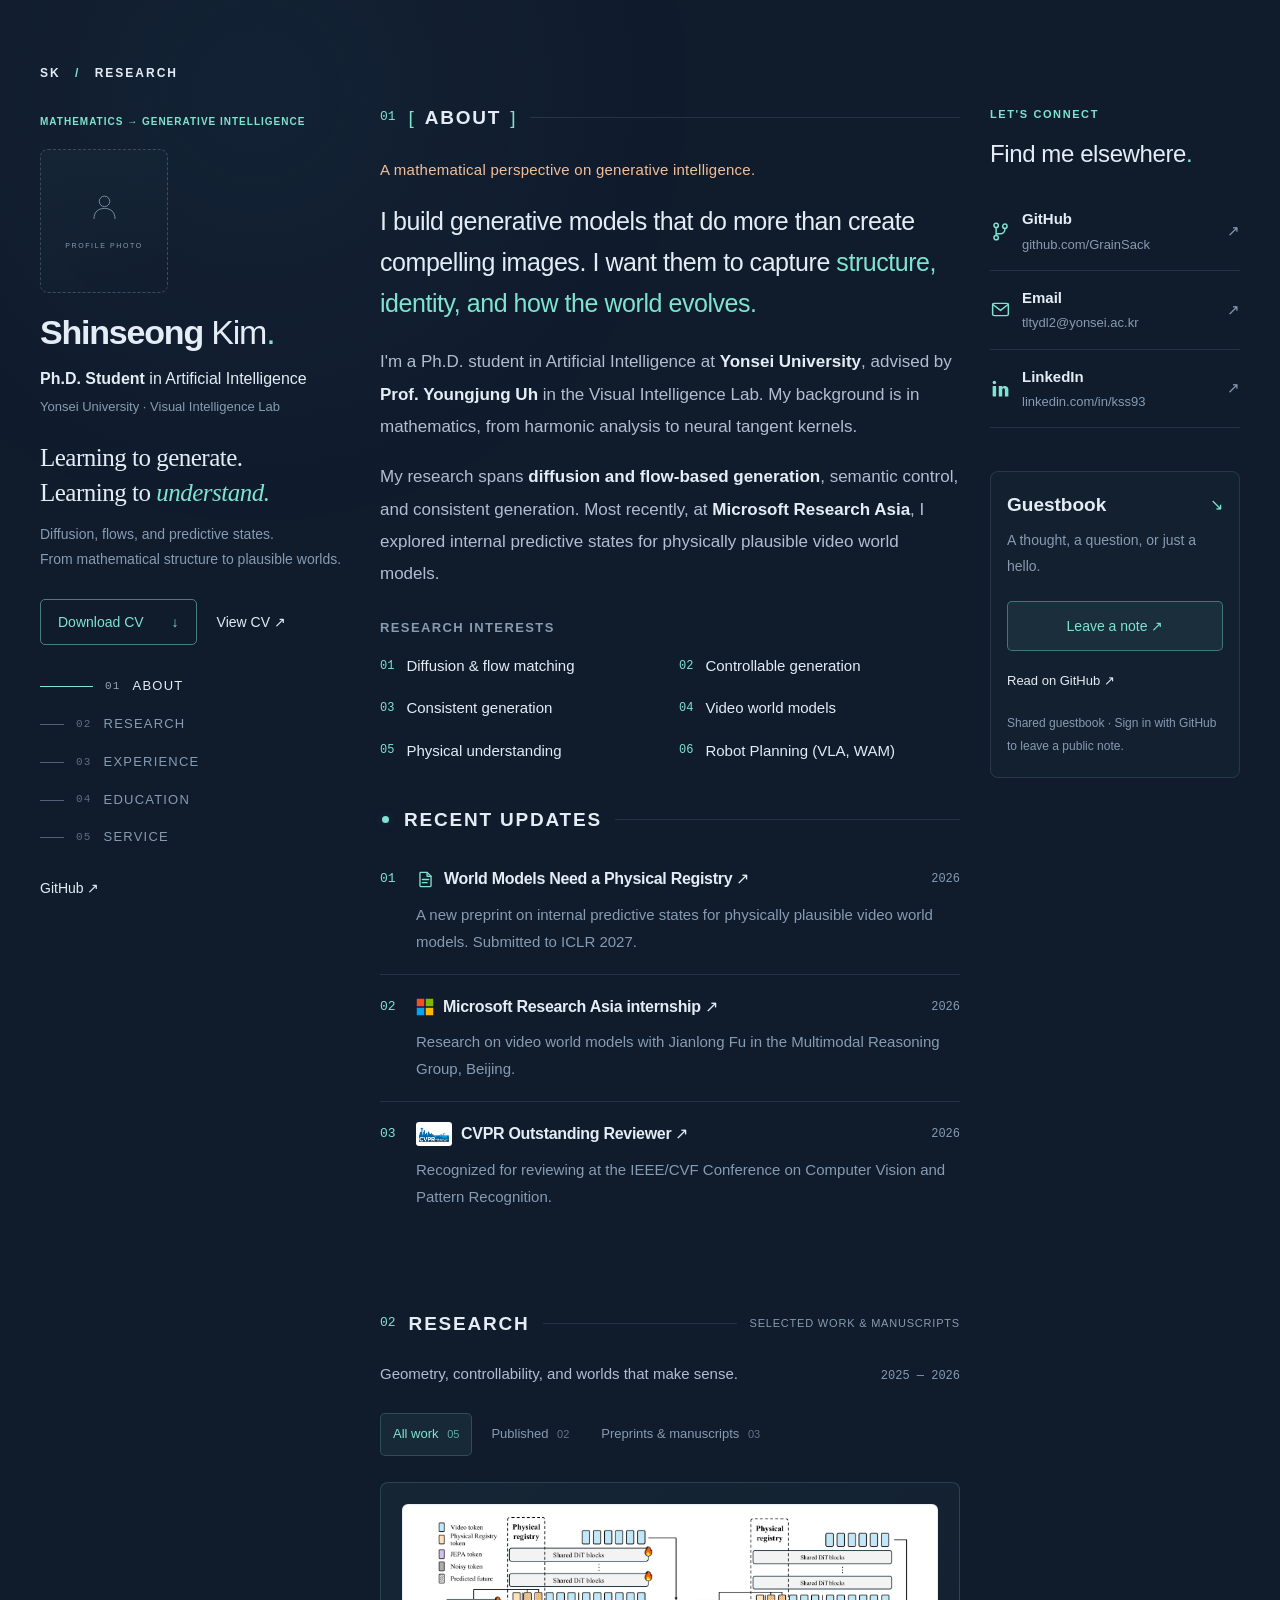
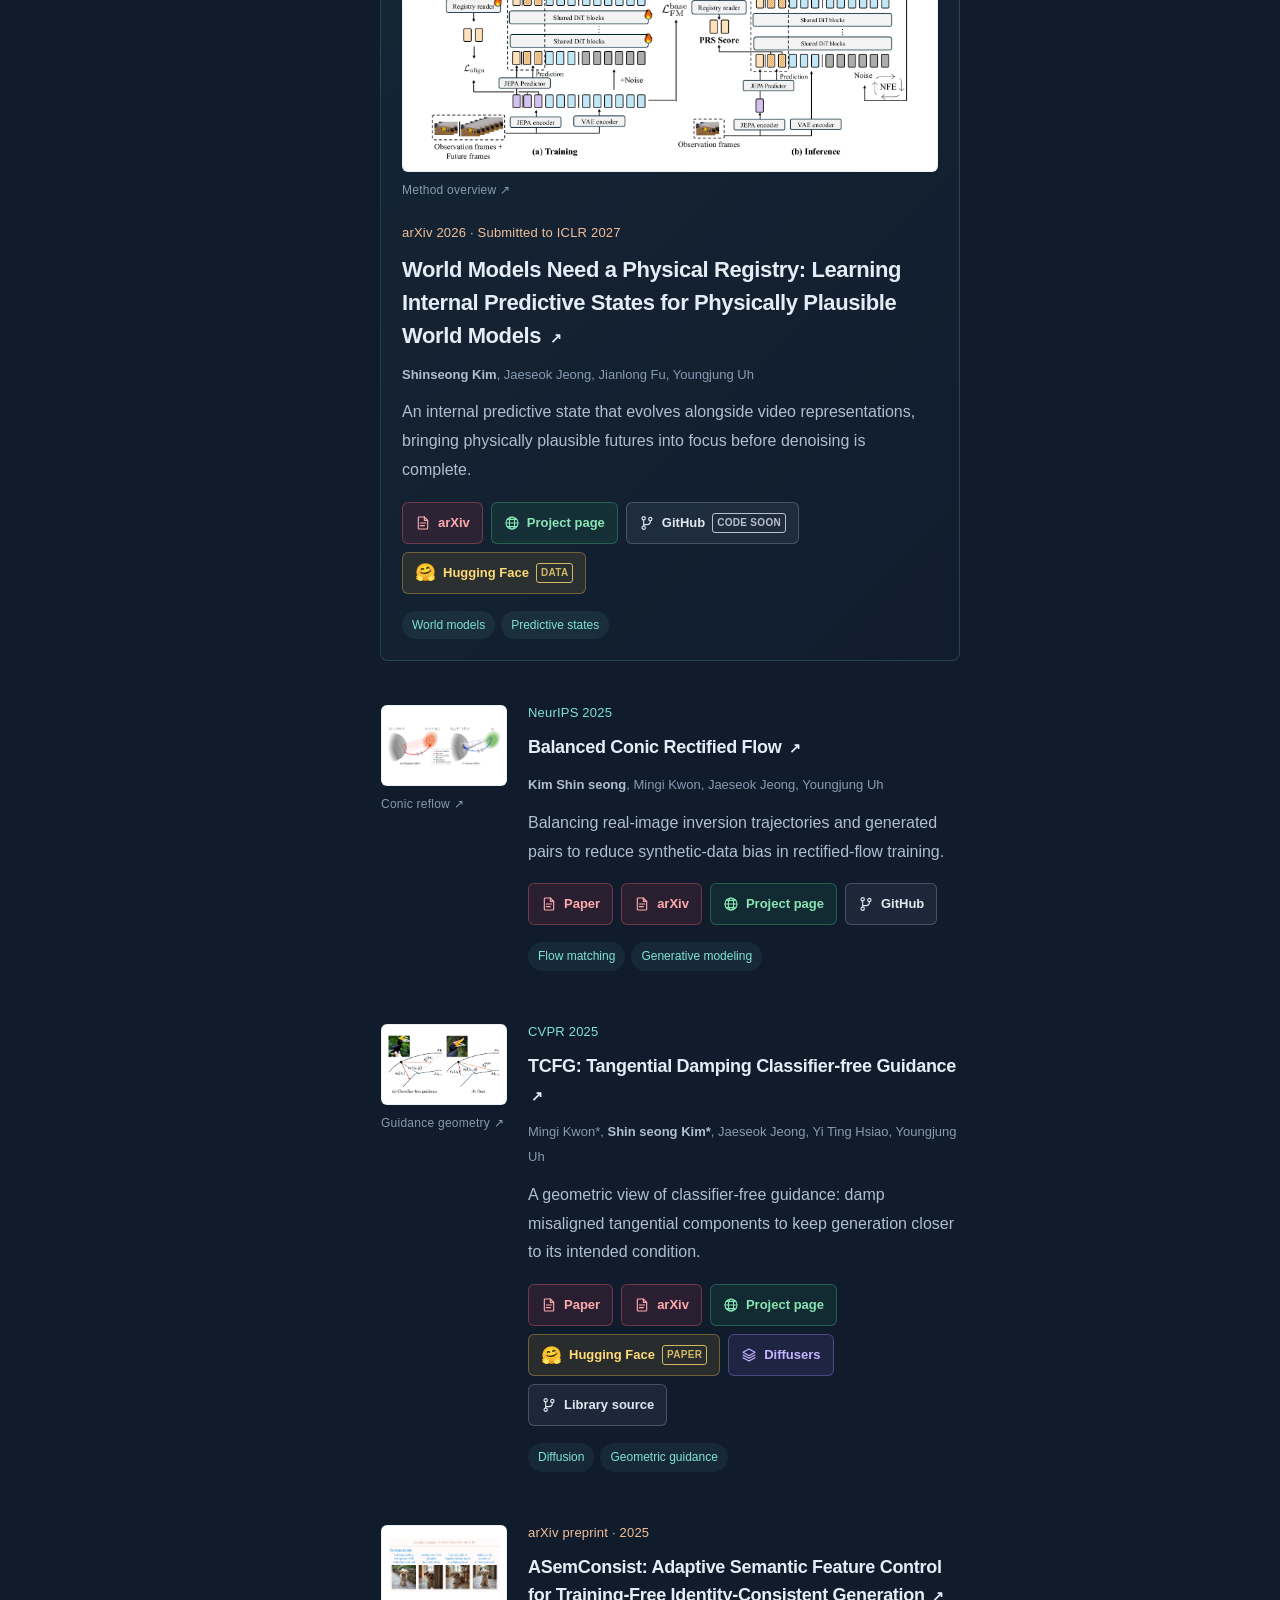
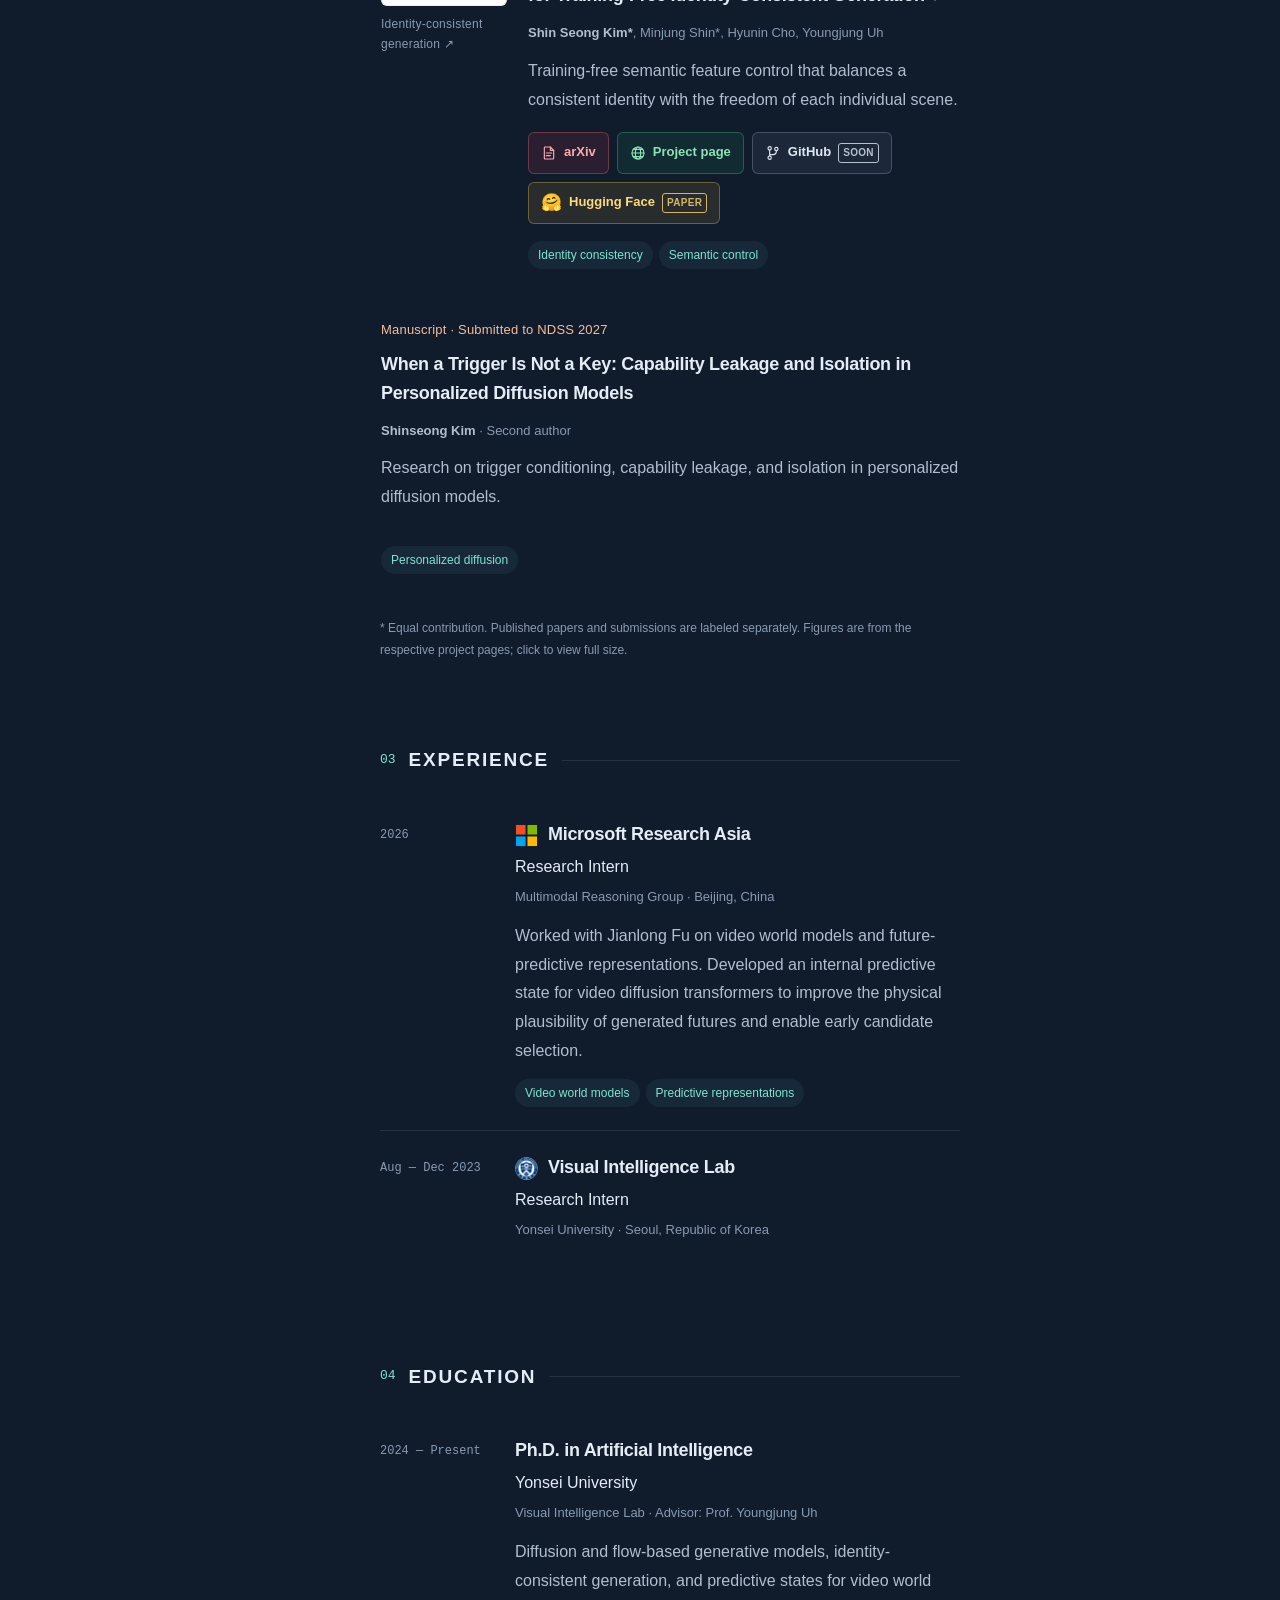
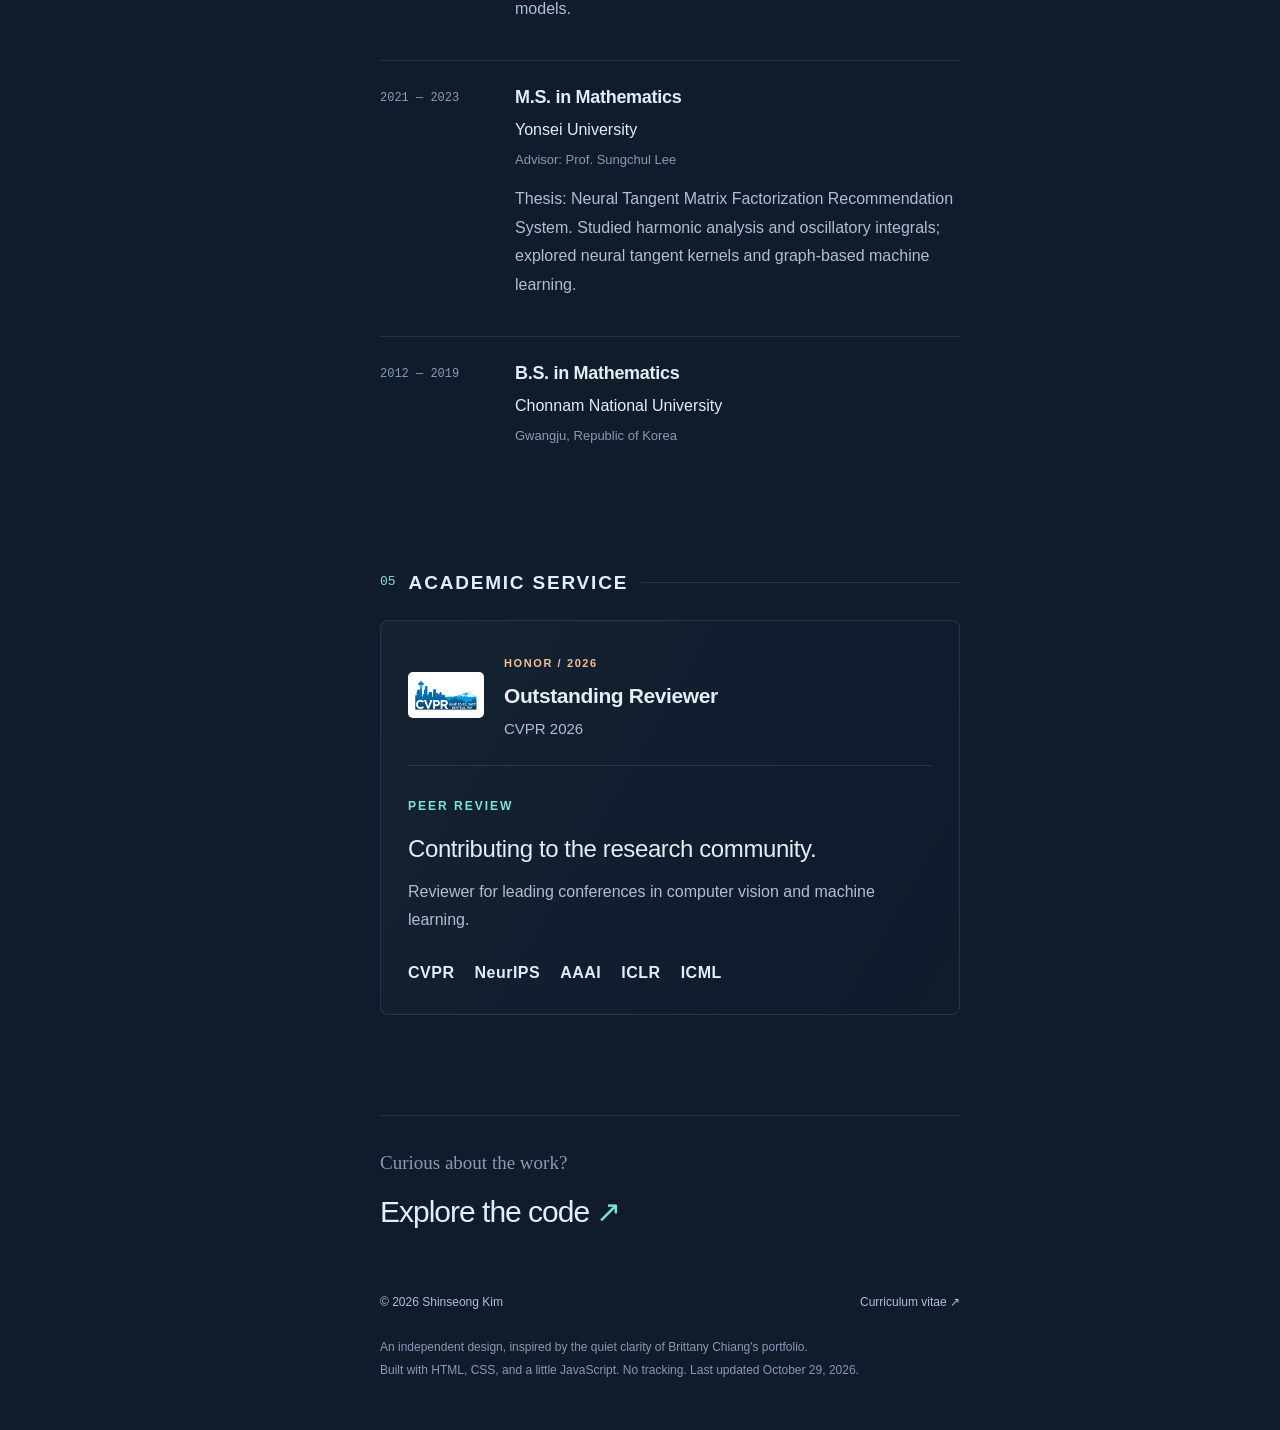
<file: index.html>
<!doctype html>
<html lang="en"><head><meta charset="utf-8"><meta name="viewport" content="width=device-width, initial-scale=1">
<title>Shinseong Kim — Generative Models &amp; World Models</title><meta name="description" content="I study generative models through the lens of mathematics, with a focus on diffusion, flow matching, and predictive representations for physically plausible video world models.">
<meta name="theme-color" content="#101b2c"><link rel="icon" href="assets/favicon.svg" type="image/svg+xml">
<link rel="stylesheet" href="styles.css"></head><body class="">
<a href="#main" class="skip-link">Skip to content</a><div class="reading-progress" aria-hidden="true"></div><div class="spotlight" aria-hidden="true"></div>
<div class="site-shell">
<header class="identity"><div><a class="monogram" href="#top" aria-label="Back to top">SK<span> / </span>RESEARCH</a>
<p class="eyebrow">MATHEMATICS → GENERATIVE INTELLIGENCE</p>
<div class="profile-photo"><span class="portrait-placeholder" role="img" aria-label="Reserved space for a future profile photo"><svg viewBox="0 0 40 40" width="35" height="35" fill="none" stroke="currentColor" stroke-width="1"><circle cx="20" cy="13" r="6"/><path d="M8 33c0-8 5-12 12-12s12 4 12 12"/></svg><span>PROFILE PHOTO</span></span></div>
<h1 id="top">Shinseong <span>Kim<span class="name-dot">.</span></span></h1>
<p class="identity-role">Ph.D. Student <span>in Artificial Intelligence</span></p>
<p class="identity-affiliation">Yonsei University · Visual Intelligence Lab</p>
<p class="identity-statement">Learning to generate.<br>Learning to <em>understand.</em></p>
<p class="identity-description">Diffusion, flows, and predictive states.<br>From mathematical structure to plausible worlds.</p>
<div class="identity-actions"><a class="primary-link" href="Shinseong_Kim_CV.pdf">Download CV <span aria-hidden="true">↓</span></a> <a class="text-link" href="cv.html">View CV <span aria-hidden="true">↗</span></a></div>
<nav aria-label="Page sections"><a href="#about" aria-current="location"><span class="nav-line"></span><span class="nav-number">01</span>About</a><a href="#research" ><span class="nav-line"></span><span class="nav-number">02</span>Research</a><a href="#experience" ><span class="nav-line"></span><span class="nav-number">03</span>Experience</a><a href="#education" ><span class="nav-line"></span><span class="nav-number">04</span>Education</a><a href="#service" ><span class="nav-line"></span><span class="nav-number">05</span>Service</a></nav>
</div><div class="identity-bottom"><div class="social-links"><a class="" href="https://github.com/GrainSack">GitHub <span aria-hidden="true">↗</span></a></div><p>Seoul, Republic of Korea <span class="small-orbit" aria-hidden="true"></span></p><span class="edition">RESEARCH PORTFOLIO / 2026</span></div></header>
<main id="main">
<section id="about" aria-labelledby="about-title"><div class="section-heading"><span class="section-index">01</span><h2 id="about-title">About</h2></div><p class="section-kicker">A mathematical perspective on generative intelligence.</p>
<p class="about-lead">I build generative models that do more than create compelling images. I want them to capture <span>structure, identity, and how the world evolves.</span></p>
<p>I'm a Ph.D. student in Artificial Intelligence at <strong>Yonsei University</strong>, advised by <strong>Prof. Youngjung Uh</strong> in the Visual Intelligence Lab. My background is in mathematics, from harmonic analysis to neural tangent kernels.</p>
<p>My research spans <strong>diffusion and flow-based generation</strong>, semantic control, and consistent generation. Most recently, at <strong>Microsoft Research Asia</strong>, I explored internal predictive states for physically plausible video world models.</p>
<h3 class="interest-label">Research interests</h3><div class="interest-grid"><div><span>01</span>Diffusion &amp; flow matching</div><div><span>02</span>Controllable generation</div><div><span>03</span>Consistent generation</div><div><span>04</span>Video world models</div><div><span>05</span>Physical understanding</div><div><span>06</span>Robot Planning (VLA, WAM)</div></div>
</section>
<aside class="recent-updates" aria-labelledby="updates-title"><div class="section-heading"><span class="update-dot" aria-hidden="true"></span><h2 id="updates-title">Recent updates</h2></div>
<ol class="updates-list"><li><div class="update-content"><div class="update-heading"><h3><svg viewBox="0 0 24 24" fill="none" stroke="currentColor" stroke-width="1.7" stroke-linecap="round" stroke-linejoin="round" aria-hidden="true"><path d="M14 3H6a1 1 0 0 0-1 1v16a1 1 0 0 0 1 1h12a1 1 0 0 0 1-1V8z"/><path d="M14 3v5h5M8 12h8M8 16h6"/></svg><a class="" href="https://grainsack.github.io/physical-registry/">World Models Need a Physical Registry <span aria-hidden="true">↗</span></a></h3><span class="update-year">2026</span></div><p>A new preprint on internal predictive states for physically plausible video world models. Submitted to ICLR 2027.</p></div></li><li><div class="update-content"><div class="update-heading"><h3><svg class="organization-icon microsoft-icon" viewBox="0 0 24 24" aria-hidden="true"><path fill="#f25022" d="M1 1h10v10H1z"/><path fill="#7fba00" d="M13 1h10v10H13z"/><path fill="#00a4ef" d="M1 13h10v10H1z"/><path fill="#ffb900" d="M13 13h10v10H13z"/></svg><a class="" href="#experience">Microsoft Research Asia internship <span aria-hidden="true">↗</span></a></h3><span class="update-year">2026</span></div><p>Research on video world models with Jianlong Fu in the Multimodal Reasoning Group, Beijing.</p></div></li><li><div class="update-content"><div class="update-heading"><h3><img class="conference-logo" src="assets/cvpr.svg" alt="" width="76" height="42"><a class="" href="#service">CVPR Outstanding Reviewer <span aria-hidden="true">↗</span></a></h3><span class="update-year">2026</span></div><p>Recognized for reviewing at the IEEE/CVF Conference on Computer Vision and Pattern Recognition.</p></div></li></ol></aside>
<section id="research" aria-labelledby="research-title"><div class="section-heading"><span class="section-index">02</span><h2 id="research-title">Research</h2><span class="section-note">SELECTED WORK & MANUSCRIPTS</span></div>
<div class="research-intro"><p>Geometry, controllability, and worlds that make sense.</p><span>2025 — 2026</span></div>
<div class="filters" role="group" aria-label="Filter research"><button type="button" data-filter="all" aria-pressed="true">All work <span>05</span></button><button type="button" data-filter="published" aria-pressed="false">Published <span>02</span></button><button type="button" data-filter="preprint" aria-pressed="false">Preprints & manuscripts <span>03</span></button></div>
<p class="sr-only" id="filter-status" role="status" aria-live="polite">Showing all 5 research works.</p>
<div class="papers"><article class="paper-card featured " data-group="preprint">
<div class="paper-art"><a class="figure-link" href="assets/physical-registry-main.jpg" target="_blank" rel="noopener" aria-label="View full-size figure: Physical Registry"><img src="assets/physical-registry-main.jpg" alt="Physical Registry method overview showing training and inference with predictive registry tokens inside video diffusion transformers." ></a><a class="art-caption" href="https://grainsack.github.io/physical-registry/">Method overview <span aria-hidden="true">↗</span></a></div>
<div class="paper-content"><div class="paper-status preprint">arXiv 2026 · Submitted to ICLR 2027</div>
<h3><a class="" href="https://arxiv.org/abs/2610.16365">World Models Need a Physical Registry: Learning Internal Predictive States for Physically Plausible World Models <span aria-hidden="true">↗</span></a></h3>
<p class="authors"><strong>Shinseong Kim</strong>, Jaeseok Jeong, Jianlong Fu, Youngjung Uh</p><p class="paper-description">An internal predictive state that evolves alongside video representations, bringing physically plausible futures into focus before denoising is complete.</p>
<div class="paper-links"><a class="resource-button resource-paper" data-resource="paper" href="https://arxiv.org/abs/2610.16365"><svg viewBox="0 0 24 24" fill="none" stroke="currentColor" stroke-width="1.7" stroke-linecap="round" stroke-linejoin="round" aria-hidden="true"><path d="M14 3H6a1 1 0 0 0-1 1v16a1 1 0 0 0 1 1h12a1 1 0 0 0 1-1V8z"/><path d="M14 3v5h5M8 12h8M8 16h6"/></svg><span>arXiv</span></a><a class="resource-button resource-project" data-resource="project" href="https://grainsack.github.io/physical-registry/"><svg viewBox="0 0 24 24" fill="none" stroke="currentColor" stroke-width="1.7" stroke-linecap="round" stroke-linejoin="round" aria-hidden="true"><circle cx="12" cy="12" r="9"/><ellipse cx="12" cy="12" rx="4" ry="9"/><path d="M3 12h18M5 6.5h14M5 17.5h14"/></svg><span>Project page</span></a><a class="resource-button resource-github" data-resource="github" href="https://github.com/GrainSack/physical-registry"><svg viewBox="0 0 24 24" fill="none" stroke="currentColor" stroke-width="1.7" stroke-linecap="round" stroke-linejoin="round" aria-hidden="true"><circle cx="7" cy="5" r="2.5"/><circle cx="7" cy="19" r="2.5"/><circle cx="17" cy="6" r="2.5"/><path d="M7 7.5v9M17 8.5v1a5 5 0 0 1-5 5H7"/></svg><span>GitHub</span><span class="resource-note">Code soon</span></a><a class="resource-button resource-huggingface" data-resource="huggingface" href="https://huggingface.co/datasets/GrainSack/WPM-PhysicsIQ"><span class="hugging-face-icon" aria-hidden="true">🤗</span><span>Hugging Face</span><span class="resource-note">Data</span></a></div><ul class="tags"><li>World models</li><li>Predictive states</li></ul></div></article><article class="paper-card  " data-group="published">
<div class="paper-art"><a class="figure-link" href="assets/bcrf-main.png" target="_blank" rel="noopener" aria-label="View full-size figure: Balanced Conic Rectified Flow"><img src="assets/bcrf-main.png" alt="Balanced Conic Rectified Flow method figure comparing original reflow with conic supervision around real-image inversions." loading="lazy"></a><a class="art-caption" href="https://grainsack.github.io/BC_rectified_flow_project_page/">Conic reflow <span aria-hidden="true">↗</span></a></div>
<div class="paper-content"><div class="paper-status published">NeurIPS 2025</div>
<h3><a class="" href="https://papers.nips.cc/paper_files/paper/2025/hash/ab1c54209ef95b89a2cdd36c85792102-Abstract-Conference.html">Balanced Conic Rectified Flow <span aria-hidden="true">↗</span></a></h3>
<p class="authors"><strong>Kim Shin seong</strong>, Mingi Kwon, Jaeseok Jeong, Youngjung Uh</p><p class="paper-description">Balancing real-image inversion trajectories and generated pairs to reduce synthetic-data bias in rectified-flow training.</p>
<div class="paper-links"><a class="resource-button resource-paper" data-resource="paper" href="https://papers.nips.cc/paper_files/paper/2025/hash/ab1c54209ef95b89a2cdd36c85792102-Abstract-Conference.html"><svg viewBox="0 0 24 24" fill="none" stroke="currentColor" stroke-width="1.7" stroke-linecap="round" stroke-linejoin="round" aria-hidden="true"><path d="M14 3H6a1 1 0 0 0-1 1v16a1 1 0 0 0 1 1h12a1 1 0 0 0 1-1V8z"/><path d="M14 3v5h5M8 12h8M8 16h6"/></svg><span>Paper</span></a><a class="resource-button resource-paper" data-resource="paper" href="https://arxiv.org/abs/2510.25229"><svg viewBox="0 0 24 24" fill="none" stroke="currentColor" stroke-width="1.7" stroke-linecap="round" stroke-linejoin="round" aria-hidden="true"><path d="M14 3H6a1 1 0 0 0-1 1v16a1 1 0 0 0 1 1h12a1 1 0 0 0 1-1V8z"/><path d="M14 3v5h5M8 12h8M8 16h6"/></svg><span>arXiv</span></a><a class="resource-button resource-project" data-resource="project" href="https://grainsack.github.io/BC_rectified_flow_project_page/"><svg viewBox="0 0 24 24" fill="none" stroke="currentColor" stroke-width="1.7" stroke-linecap="round" stroke-linejoin="round" aria-hidden="true"><circle cx="12" cy="12" r="9"/><ellipse cx="12" cy="12" rx="4" ry="9"/><path d="M3 12h18M5 6.5h14M5 17.5h14"/></svg><span>Project page</span></a><a class="resource-button resource-github" data-resource="github" href="https://github.com/GrainSack/Balanced-Conic-Rectified-Flow"><svg viewBox="0 0 24 24" fill="none" stroke="currentColor" stroke-width="1.7" stroke-linecap="round" stroke-linejoin="round" aria-hidden="true"><circle cx="7" cy="5" r="2.5"/><circle cx="7" cy="19" r="2.5"/><circle cx="17" cy="6" r="2.5"/><path d="M7 7.5v9M17 8.5v1a5 5 0 0 1-5 5H7"/></svg><span>GitHub</span></a></div><ul class="tags"><li>Flow matching</li><li>Generative modeling</li></ul></div></article><article class="paper-card  " data-group="published">
<div class="paper-art"><a class="figure-link" href="assets/tcfg-main.png" target="_blank" rel="noopener" aria-label="View full-size figure: Tangential Damping CFG"><img src="assets/tcfg-main.png" alt="TCFG paper figure comparing standard classifier-free guidance with tangentially damped guidance." loading="lazy"></a><a class="art-caption" href="https://5410tiffany.github.io/tcfg.github.io/">Guidance geometry <span aria-hidden="true">↗</span></a></div>
<div class="paper-content"><div class="paper-status published">CVPR 2025</div>
<h3><a class="" href="https://openaccess.thecvf.com/content/CVPR2025/html/Kwon_TCFG_Tangential_Damping_Classifier-free_Guidance_CVPR_2025_paper.html">TCFG: Tangential Damping Classifier-free Guidance <span aria-hidden="true">↗</span></a></h3>
<p class="authors">Mingi Kwon*, <strong>Shin seong Kim*</strong>, Jaeseok Jeong, Yi Ting Hsiao, Youngjung Uh</p><p class="paper-description">A geometric view of classifier-free guidance: damp misaligned tangential components to keep generation closer to its intended condition.</p>
<div class="paper-links"><a class="resource-button resource-paper" data-resource="paper" href="https://openaccess.thecvf.com/content/CVPR2025/html/Kwon_TCFG_Tangential_Damping_Classifier-free_Guidance_CVPR_2025_paper.html"><svg viewBox="0 0 24 24" fill="none" stroke="currentColor" stroke-width="1.7" stroke-linecap="round" stroke-linejoin="round" aria-hidden="true"><path d="M14 3H6a1 1 0 0 0-1 1v16a1 1 0 0 0 1 1h12a1 1 0 0 0 1-1V8z"/><path d="M14 3v5h5M8 12h8M8 16h6"/></svg><span>Paper</span></a><a class="resource-button resource-paper" data-resource="paper" href="https://arxiv.org/abs/2503.18137"><svg viewBox="0 0 24 24" fill="none" stroke="currentColor" stroke-width="1.7" stroke-linecap="round" stroke-linejoin="round" aria-hidden="true"><path d="M14 3H6a1 1 0 0 0-1 1v16a1 1 0 0 0 1 1h12a1 1 0 0 0 1-1V8z"/><path d="M14 3v5h5M8 12h8M8 16h6"/></svg><span>arXiv</span></a><a class="resource-button resource-project" data-resource="project" href="https://5410tiffany.github.io/tcfg.github.io/"><svg viewBox="0 0 24 24" fill="none" stroke="currentColor" stroke-width="1.7" stroke-linecap="round" stroke-linejoin="round" aria-hidden="true"><circle cx="12" cy="12" r="9"/><ellipse cx="12" cy="12" rx="4" ry="9"/><path d="M3 12h18M5 6.5h14M5 17.5h14"/></svg><span>Project page</span></a><a class="resource-button resource-huggingface" data-resource="huggingface" href="https://huggingface.co/papers/2503.18137"><span class="hugging-face-icon" aria-hidden="true">🤗</span><span>Hugging Face</span><span class="resource-note">Paper</span></a><a class="resource-button resource-diffusers" data-resource="diffusers" href="https://huggingface.co/docs/diffusers/api/modular_diffusers/guiders#diffusers.TangentialClassifierFreeGuidance"><svg viewBox="0 0 24 24" fill="none" stroke="currentColor" stroke-width="1.7" stroke-linecap="round" stroke-linejoin="round" aria-hidden="true"><path d="m12 3 9 5-9 5-9-5zM3 12l9 5 9-5M3 16l9 5 9-5"/></svg><span>Diffusers</span></a><a class="resource-button resource-github" data-resource="github" href="https://github.com/huggingface/diffusers/blob/main/src/diffusers/guiders/tangential_classifier_free_guidance.py"><svg viewBox="0 0 24 24" fill="none" stroke="currentColor" stroke-width="1.7" stroke-linecap="round" stroke-linejoin="round" aria-hidden="true"><circle cx="7" cy="5" r="2.5"/><circle cx="7" cy="19" r="2.5"/><circle cx="17" cy="6" r="2.5"/><path d="M7 7.5v9M17 8.5v1a5 5 0 0 1-5 5H7"/></svg><span>Library source</span></a></div><ul class="tags"><li>Diffusion</li><li>Geometric guidance</li></ul></div></article><article class="paper-card  " data-group="preprint">
<div class="paper-art"><a class="figure-link" href="assets/asemconsist-main.png" target="_blank" rel="noopener" aria-label="View full-size figure: ASemConsist"><img src="assets/asemconsist-main.png" alt="ASemConsist teaser showing the same small dog in four different scenes while preserving its identity." loading="lazy"></a><a class="art-caption" href="https://minjung-s.github.io/asemconsist">Identity-consistent generation <span aria-hidden="true">↗</span></a></div>
<div class="paper-content"><div class="paper-status preprint">arXiv preprint · 2025</div>
<h3><a class="" href="https://arxiv.org/abs/2512.23245">ASemConsist: Adaptive Semantic Feature Control for Training-Free Identity-Consistent Generation <span aria-hidden="true">↗</span></a></h3>
<p class="authors"><strong>Shin Seong Kim*</strong>, Minjung Shin*, Hyunin Cho, Youngjung Uh</p><p class="paper-description">Training-free semantic feature control that balances a consistent identity with the freedom of each individual scene.</p>
<div class="paper-links"><a class="resource-button resource-paper" data-resource="paper" href="https://arxiv.org/abs/2512.23245"><svg viewBox="0 0 24 24" fill="none" stroke="currentColor" stroke-width="1.7" stroke-linecap="round" stroke-linejoin="round" aria-hidden="true"><path d="M14 3H6a1 1 0 0 0-1 1v16a1 1 0 0 0 1 1h12a1 1 0 0 0 1-1V8z"/><path d="M14 3v5h5M8 12h8M8 16h6"/></svg><span>arXiv</span></a><a class="resource-button resource-project" data-resource="project" href="https://minjung-s.github.io/asemconsist"><svg viewBox="0 0 24 24" fill="none" stroke="currentColor" stroke-width="1.7" stroke-linecap="round" stroke-linejoin="round" aria-hidden="true"><circle cx="12" cy="12" r="9"/><ellipse cx="12" cy="12" rx="4" ry="9"/><path d="M3 12h18M5 6.5h14M5 17.5h14"/></svg><span>Project page</span></a><a class="resource-button resource-github" data-resource="github" href="https://github.com/GrainSack/ASemConsist"><svg viewBox="0 0 24 24" fill="none" stroke="currentColor" stroke-width="1.7" stroke-linecap="round" stroke-linejoin="round" aria-hidden="true"><circle cx="7" cy="5" r="2.5"/><circle cx="7" cy="19" r="2.5"/><circle cx="17" cy="6" r="2.5"/><path d="M7 7.5v9M17 8.5v1a5 5 0 0 1-5 5H7"/></svg><span>GitHub</span><span class="resource-note">Soon</span></a><a class="resource-button resource-huggingface" data-resource="huggingface" href="https://huggingface.co/papers/2512.23245"><span class="hugging-face-icon" aria-hidden="true">🤗</span><span>Hugging Face</span><span class="resource-note">Paper</span></a></div><ul class="tags"><li>Identity consistency</li><li>Semantic control</li></ul></div></article><article class="paper-card  no-art" data-group="preprint">

<div class="paper-content"><div class="paper-status preprint">Manuscript · Submitted to NDSS 2027</div>
<h3>When a Trigger Is Not a Key: Capability Leakage and Isolation in Personalized Diffusion Models</h3>
<p class="authors"><strong>Shinseong Kim</strong> · Second author</p><p class="paper-description">Research on trigger conditioning, capability leakage, and isolation in personalized diffusion models.</p>
<div class="paper-links"></div><ul class="tags"><li>Personalized diffusion</li></ul></div></article></div><p class="contribution-note">* Equal contribution. Published papers and submissions are labeled separately. Figures are from the respective project pages; click to view full size.</p></section>
<section id="experience" aria-labelledby="experience-title"><div class="section-heading"><span class="section-index">03</span><h2 id="experience-title">Experience</h2></div><article class="timeline-item"><div class="timeline-date">2026</div><div><h3 class="organization-heading"><svg class="organization-icon microsoft-icon" viewBox="0 0 24 24" aria-hidden="true"><path fill="#f25022" d="M1 1h10v10H1z"/><path fill="#7fba00" d="M13 1h10v10H13z"/><path fill="#00a4ef" d="M1 13h10v10H1z"/><path fill="#ffb900" d="M13 13h10v10H13z"/></svg><span>Microsoft Research Asia</span></h3><p class="timeline-role">Research Intern</p><p class="timeline-detail">Multimodal Reasoning Group · Beijing, China</p><p>Worked with Jianlong Fu on video world models and future-predictive representations. Developed an internal predictive state for video diffusion transformers to improve the physical plausibility of generated futures and enable early candidate selection.</p><ul class="tags"><li>Video world models</li><li>Predictive representations</li></ul></div></article><article class="timeline-item"><div class="timeline-date">Aug — Dec 2023</div><div><h3 class="organization-heading"><img class="organization-icon yonsei-icon" src="assets/yonsei.ico" alt="" width="24" height="24"><span>Visual Intelligence Lab</span></h3><p class="timeline-role">Research Intern</p><p class="timeline-detail">Yonsei University · Seoul, Republic of Korea</p></div></article></section>
<section id="education" aria-labelledby="education-title"><div class="section-heading"><span class="section-index">04</span><h2 id="education-title">Education</h2></div><article class="timeline-item"><div class="timeline-date">2024 — Present</div><div><h3>Ph.D. in Artificial Intelligence</h3><p class="timeline-role">Yonsei University</p><p class="timeline-detail">Visual Intelligence Lab · Advisor: Prof. Youngjung Uh</p><p>Diffusion and flow-based generative models, identity-consistent generation, and predictive states for video world models.</p></div></article><article class="timeline-item"><div class="timeline-date">2021 — 2023</div><div><h3>M.S. in Mathematics</h3><p class="timeline-role">Yonsei University</p><p class="timeline-detail">Advisor: Prof. Sungchul Lee</p><p>Thesis: Neural Tangent Matrix Factorization Recommendation System. Studied harmonic analysis and oscillatory integrals; explored neural tangent kernels and graph-based machine learning.</p></div></article><article class="timeline-item"><div class="timeline-date">2012 — 2019</div><div><h3>B.S. in Mathematics</h3><p class="timeline-role">Chonnam National University</p><p class="timeline-detail">Gwangju, Republic of Korea</p></div></article></section>
<section id="service" aria-labelledby="service-title"><div class="section-heading"><span class="section-index">05</span><h2 id="service-title">Academic service</h2></div><div class="service-card"><div class="service-award"><img class="conference-logo" src="assets/cvpr.svg" alt="" width="76" height="42"><div><span class="eyebrow">HONOR / 2026</span><h3>Outstanding Reviewer</h3><p>CVPR 2026</p></div></div><span class="eyebrow peer-review-label">PEER REVIEW</span><h3>Contributing to the research community.</h3><p>Reviewer for leading conferences in computer vision and machine learning.</p><div class="conference-list"><span>CVPR</span><span>NeurIPS</span><span>AAAI</span><span>ICLR</span><span>ICML</span></div></div></section>
<footer><p>Curious about the work?</p><a class="footer-cta" href="https://github.com/GrainSack">Explore the code <span aria-hidden="true">↗</span></a><div class="footer-bottom"><span>© 2026 Shinseong Kim</span><a href="cv.html">Curriculum vitae <span aria-hidden="true">↗</span></a></div><p class="colophon">An independent design, inspired by the quiet clarity of Brittany Chiang's portfolio.<br>Built with HTML, CSS, and a little JavaScript. No tracking. Last updated October 29, 2026.</p></footer>
</main>
<aside class="contact-rail" aria-label="Contact and guestbook">
<section class="contact-panel" aria-labelledby="contact-title"><p class="eyebrow">LET'S CONNECT</p><h2 id="contact-title">Find me elsewhere<span>.</span></h2>
<div class="contact-links">
<a href="https://github.com/GrainSack"><svg viewBox="0 0 24 24" fill="none" stroke="currentColor" stroke-width="1.7" stroke-linecap="round" stroke-linejoin="round" aria-hidden="true"><circle cx="7" cy="5" r="2.5"/><circle cx="7" cy="19" r="2.5"/><circle cx="17" cy="6" r="2.5"/><path d="M7 7.5v9M17 8.5v1a5 5 0 0 1-5 5H7"/></svg><span><strong>GitHub</strong><small>github.com/GrainSack</small></span><span aria-hidden="true">↗</span></a>
<a href="mailto:tltydl2@yonsei.ac.kr"><svg viewBox="0 0 24 24" fill="none" stroke="currentColor" stroke-width="1.7" stroke-linecap="round" stroke-linejoin="round" aria-hidden="true"><rect x="3" y="5" width="18" height="14" rx="2"/><path d="m3 6 9 7 9-7"/></svg><span><strong>Email</strong><small>tltydl2@yonsei.ac.kr</small></span><span aria-hidden="true">↗</span></a>
<a href="https://www.linkedin.com/in/kss93"><svg viewBox="0 0 24 24" fill="currentColor" aria-hidden="true"><rect x="3" y="9" width="4" height="12" rx=".7"/><circle cx="5" cy="5" r="2"/><path d="M10 9h4v1.5c1-1.6 6-2.8 7 2V21h-4v-7c0-3-3-3-3 0v7h-4z"/></svg><span><strong>LinkedIn</strong><small>linkedin.com/in/kss93</small></span><span aria-hidden="true">↗</span></a>
</div></section>
<section class="guestbook-panel" aria-labelledby="guestbook-title"><div class="guestbook-heading"><h2 id="guestbook-title">Guestbook</h2><span aria-hidden="true">↘</span></div><p>A thought, a question, or just a hello.</p>
<button id="open-guestbook" type="button">Leave a note <span aria-hidden="true">↗</span></button>
<a class="guestbook-discussion-link" href="https://github.com/GrainSack/cv/discussions/1">Read on GitHub <span aria-hidden="true">↗</span></a>
<p class="guestbook-public-note">Shared guestbook · Sign in with GitHub to leave a public note.</p>
</section></aside>
</div>
<dialog id="guestbook-dialog" aria-labelledby="guestbook-dialog-title"><div class="guestbook-dialog-header"><h2 id="guestbook-dialog-title">A little hello<span>.</span></h2><button id="close-guestbook" type="button" aria-label="Close guestbook">×</button></div><p>Leave a thought or a question. Your note will be public on GitHub.</p>
<div id="giscus-root" class="giscus" data-repo="GrainSack/cv" data-repo-id="R_kgDOVbhKDg" data-category="Announcements" data-category-id="DIC_kwDOVbhKDs4DJ5bf" data-discussion="1"></div>
<p id="guestbook-status" role="status" aria-live="polite"></p><div class="guestbook-dialog-links"><a href="https://github.com/GrainSack/cv/discussions/1">Open GitHub discussion <span aria-hidden="true">↗</span></a><a href="https://grainsack.github.io/cv/">Online homepage <span aria-hidden="true">↗</span></a></div></dialog>
<script src="site.js"></script><script src="guestbook.js"></script></body></html>
</file>
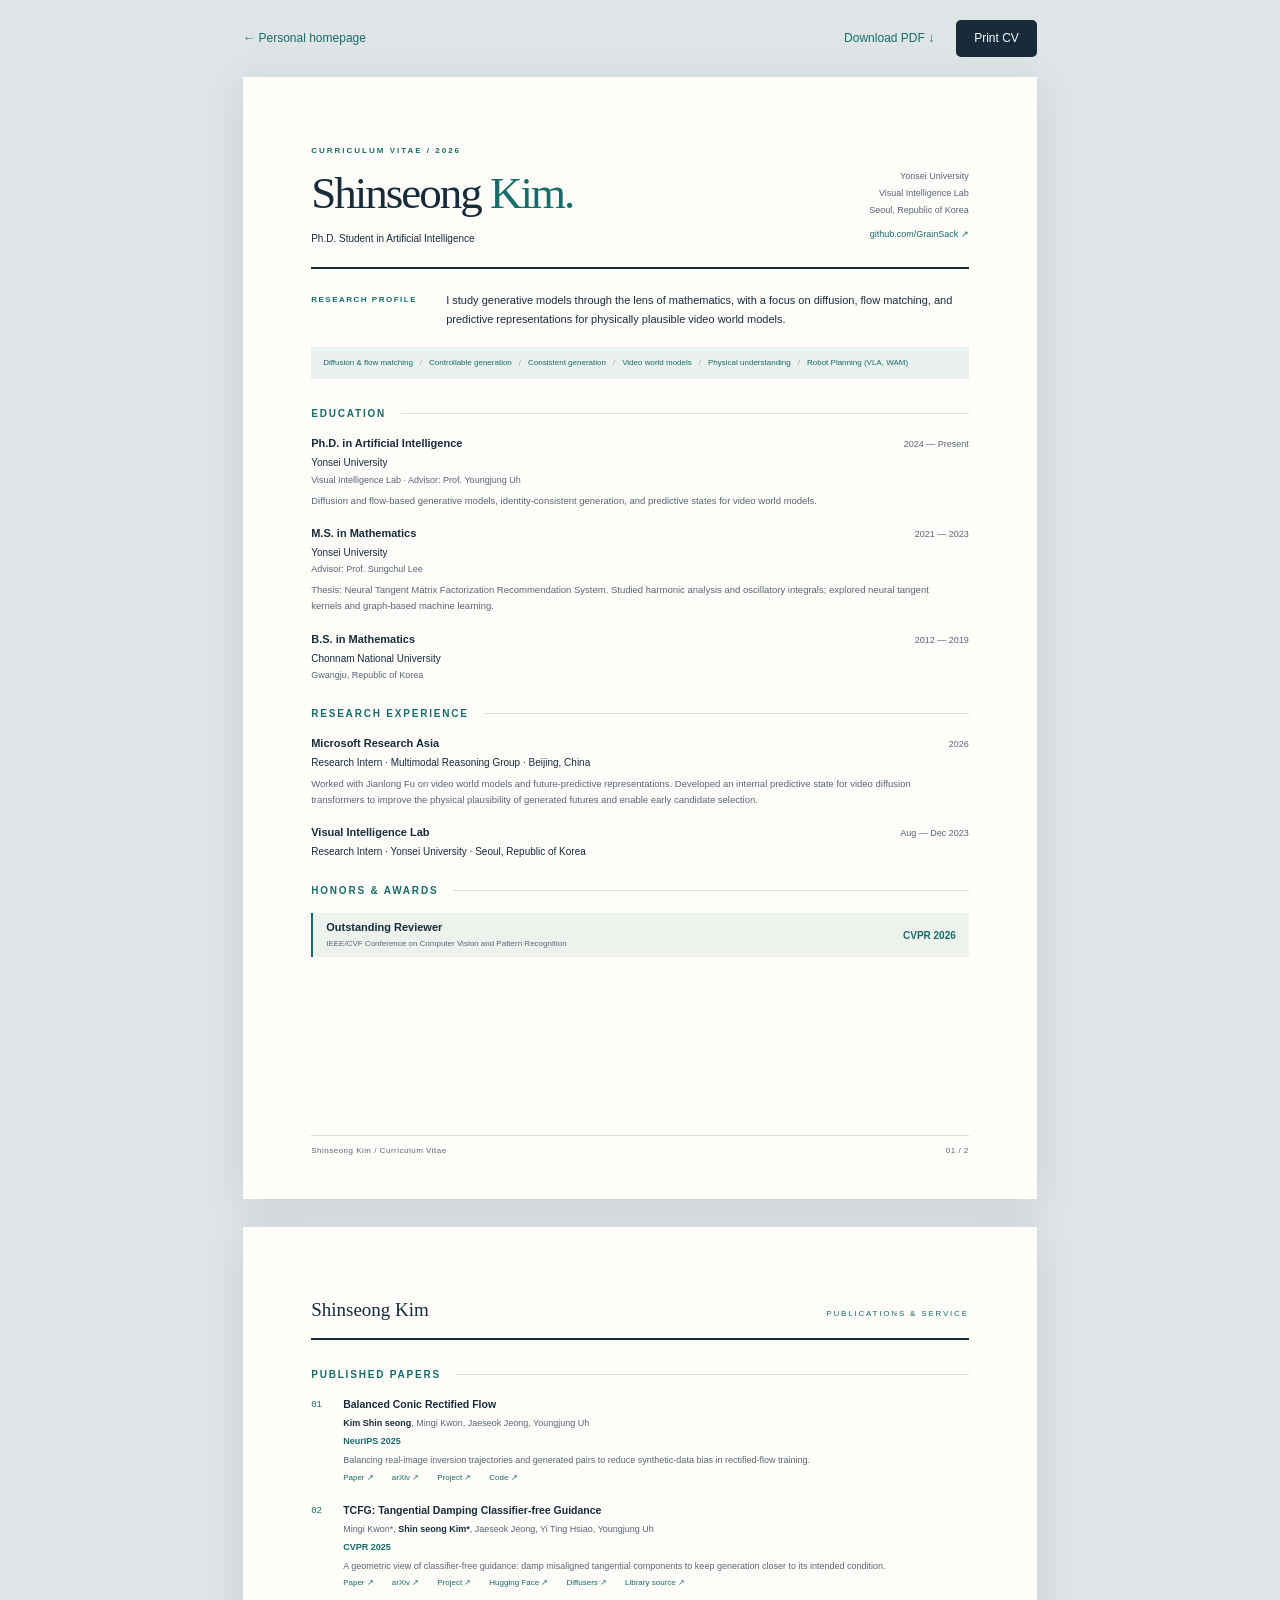
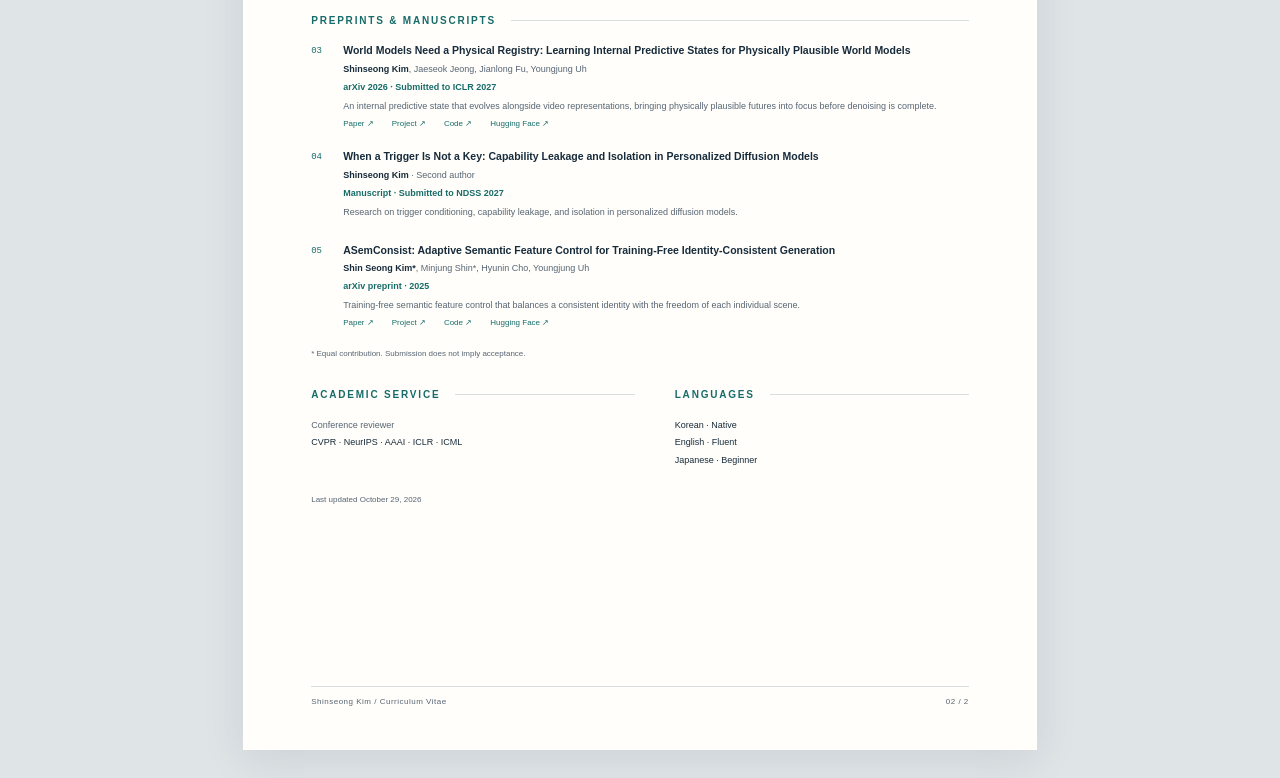
<file: cv.html>
<!doctype html>
<html lang="en"><head><meta charset="utf-8"><meta name="viewport" content="width=device-width, initial-scale=1">
<title>Shinseong Kim — Curriculum Vitae</title><meta name="description" content="I study generative models through the lens of mathematics, with a focus on diffusion, flow matching, and predictive representations for physically plausible video world models.">
<meta name="theme-color" content="#101b2c"><link rel="icon" href="assets/favicon.svg" type="image/svg+xml">
<link rel="stylesheet" href="cv.css"></head><body class="cv-body">
<div class="cv-toolbar"><a href="index.html">← Personal homepage</a><div><a href="Shinseong_Kim_CV.pdf" download>Download PDF ↓</a><button type="button" onclick="window.print()">Print CV</button></div></div>
<main class="cv-document">
<div class="cv-page"><header class="cv-header"><div><p class="cv-eyebrow">CURRICULUM VITAE / 2026</p><h1>Shinseong <span>Kim.</span></h1><p class="cv-title">Ph.D. Student in Artificial Intelligence</p></div><div class="cv-contact"><span>Yonsei University</span><span>Visual Intelligence Lab</span><span>Seoul, Republic of Korea</span><a href="https://github.com/GrainSack">github.com/GrainSack ↗</a></div></header>
<div class="cv-profile"><span class="cv-small-label">RESEARCH PROFILE</span><p>I study generative models through the lens of mathematics, with a focus on diffusion, flow matching, and predictive representations for physically plausible video world models.</p></div>
<div class="cv-topic-line">Diffusion &amp; flow matching<span> / </span>Controllable generation<span> / </span>Consistent generation<span> / </span>Video world models<span> / </span>Physical understanding<span> / </span>Robot Planning (VLA, WAM)</div>
<section class="cv-section"><h2>Education</h2><article class="cv-entry"><div class="cv-entry-top"><h3>Ph.D. in Artificial Intelligence</h3><span>2024 — Present</span></div><p class="cv-organization">Yonsei University</p><p class="cv-detail">Visual Intelligence Lab · Advisor: Prof. Youngjung Uh</p><p>Diffusion and flow-based generative models, identity-consistent generation, and predictive states for video world models.</p></article><article class="cv-entry"><div class="cv-entry-top"><h3>M.S. in Mathematics</h3><span>2021 — 2023</span></div><p class="cv-organization">Yonsei University</p><p class="cv-detail">Advisor: Prof. Sungchul Lee</p><p>Thesis: Neural Tangent Matrix Factorization Recommendation System. Studied harmonic analysis and oscillatory integrals; explored neural tangent kernels and graph-based machine learning.</p></article><article class="cv-entry"><div class="cv-entry-top"><h3>B.S. in Mathematics</h3><span>2012 — 2019</span></div><p class="cv-organization">Chonnam National University</p><p class="cv-detail">Gwangju, Republic of Korea</p></article></section>
<section class="cv-section"><h2>Research experience</h2><article class="cv-entry"><div class="cv-entry-top"><h3>Microsoft Research Asia</h3><span>2026</span></div><p class="cv-organization">Research Intern · Multimodal Reasoning Group · Beijing, China</p><p>Worked with Jianlong Fu on video world models and future-predictive representations. Developed an internal predictive state for video diffusion transformers to improve the physical plausibility of generated futures and enable early candidate selection.</p></article><article class="cv-entry"><div class="cv-entry-top"><h3>Visual Intelligence Lab</h3><span>Aug — Dec 2023</span></div><p class="cv-organization">Research Intern · Yonsei University · Seoul, Republic of Korea</p></article></section>
<section class="cv-section"><h2>Honors & awards</h2><div class="cv-award"><div><h3>Outstanding Reviewer</h3><p>IEEE/CVF Conference on Computer Vision and Pattern Recognition</p></div><strong>CVPR 2026</strong></div></section>
<div class="cv-page-footer"><span>Shinseong Kim / Curriculum Vitae</span><span>01 / 2</span></div></div>
<div class="cv-page"><header class="cv-running-header"><span>Shinseong Kim</span><span>PUBLICATIONS & SERVICE</span></header>
<section class="cv-section"><h2>Published papers</h2><article class="cv-paper"><span class="cv-paper-number">01</span><div><h3>Balanced Conic Rectified Flow</h3><p class="cv-authors"><strong>Kim Shin seong</strong>, Mingi Kwon, Jaeseok Jeong, Youngjung Uh</p><p class="cv-status">NeurIPS 2025</p><p class="cv-paper-summary">Balancing real-image inversion trajectories and generated pairs to reduce synthetic-data bias in rectified-flow training.</p><div class="cv-paper-links"><a class="" href="https://papers.nips.cc/paper_files/paper/2025/hash/ab1c54209ef95b89a2cdd36c85792102-Abstract-Conference.html">Paper <span aria-hidden="true">↗</span></a><a class="" href="https://arxiv.org/abs/2510.25229">arXiv <span aria-hidden="true">↗</span></a><a class="" href="https://grainsack.github.io/BC_rectified_flow_project_page/">Project <span aria-hidden="true">↗</span></a><a class="" href="https://github.com/GrainSack/Balanced-Conic-Rectified-Flow">Code <span aria-hidden="true">↗</span></a></div></div></article><article class="cv-paper"><span class="cv-paper-number">02</span><div><h3>TCFG: Tangential Damping Classifier-free Guidance</h3><p class="cv-authors">Mingi Kwon*, <strong>Shin seong Kim*</strong>, Jaeseok Jeong, Yi Ting Hsiao, Youngjung Uh</p><p class="cv-status">CVPR 2025</p><p class="cv-paper-summary">A geometric view of classifier-free guidance: damp misaligned tangential components to keep generation closer to its intended condition.</p><div class="cv-paper-links"><a class="" href="https://openaccess.thecvf.com/content/CVPR2025/html/Kwon_TCFG_Tangential_Damping_Classifier-free_Guidance_CVPR_2025_paper.html">Paper <span aria-hidden="true">↗</span></a><a class="" href="https://arxiv.org/abs/2503.18137">arXiv <span aria-hidden="true">↗</span></a><a class="" href="https://5410tiffany.github.io/tcfg.github.io/">Project <span aria-hidden="true">↗</span></a><a class="" href="https://huggingface.co/papers/2503.18137">Hugging Face <span aria-hidden="true">↗</span></a><a class="" href="https://huggingface.co/docs/diffusers/api/modular_diffusers/guiders#diffusers.TangentialClassifierFreeGuidance">Diffusers <span aria-hidden="true">↗</span></a><a class="" href="https://github.com/huggingface/diffusers/blob/main/src/diffusers/guiders/tangential_classifier_free_guidance.py">Library source <span aria-hidden="true">↗</span></a></div></div></article></section>
<section class="cv-section"><h2>Preprints & manuscripts</h2><article class="cv-paper"><span class="cv-paper-number">03</span><div><h3>World Models Need a Physical Registry: Learning Internal Predictive States for Physically Plausible World Models</h3><p class="cv-authors"><strong>Shinseong Kim</strong>, Jaeseok Jeong, Jianlong Fu, Youngjung Uh</p><p class="cv-status">arXiv 2026 · Submitted to ICLR 2027</p><p class="cv-paper-summary">An internal predictive state that evolves alongside video representations, bringing physically plausible futures into focus before denoising is complete.</p><div class="cv-paper-links"><a class="" href="https://arxiv.org/abs/2610.16365">Paper <span aria-hidden="true">↗</span></a><a class="" href="https://grainsack.github.io/physical-registry/">Project <span aria-hidden="true">↗</span></a><a class="" href="https://github.com/GrainSack/physical-registry">Code <span aria-hidden="true">↗</span></a><a class="" href="https://huggingface.co/datasets/GrainSack/WPM-PhysicsIQ">Hugging Face <span aria-hidden="true">↗</span></a></div></div></article><article class="cv-paper"><span class="cv-paper-number">04</span><div><h3>When a Trigger Is Not a Key: Capability Leakage and Isolation in Personalized Diffusion Models</h3><p class="cv-authors"><strong>Shinseong Kim</strong> · Second author</p><p class="cv-status">Manuscript · Submitted to NDSS 2027</p><p class="cv-paper-summary">Research on trigger conditioning, capability leakage, and isolation in personalized diffusion models.</p><div class="cv-paper-links"></div></div></article><article class="cv-paper"><span class="cv-paper-number">05</span><div><h3>ASemConsist: Adaptive Semantic Feature Control for Training-Free Identity-Consistent Generation</h3><p class="cv-authors"><strong>Shin Seong Kim*</strong>, Minjung Shin*, Hyunin Cho, Youngjung Uh</p><p class="cv-status">arXiv preprint · 2025</p><p class="cv-paper-summary">Training-free semantic feature control that balances a consistent identity with the freedom of each individual scene.</p><div class="cv-paper-links"><a class="" href="https://arxiv.org/abs/2512.23245">Paper <span aria-hidden="true">↗</span></a><a class="" href="https://minjung-s.github.io/asemconsist">Project <span aria-hidden="true">↗</span></a><a class="" href="https://github.com/GrainSack/ASemConsist">Code <span aria-hidden="true">↗</span></a><a class="" href="https://huggingface.co/papers/2512.23245">Hugging Face <span aria-hidden="true">↗</span></a></div></div></article></section>
<p class="cv-equal-note">* Equal contribution. Submission does not imply acceptance.</p>
<div class="cv-bottom-grid"><section class="cv-section"><h2>Academic service</h2><p class="cv-service-label">Conference reviewer</p><p>CVPR · NeurIPS · AAAI · ICLR · ICML</p></section><section class="cv-section"><h2>Languages</h2><p>Korean · Native<br>English · Fluent<br>Japanese · Beginner</p></section></div>
<p class="cv-updated">Last updated October 29, 2026</p><div class="cv-page-footer"><span>Shinseong Kim / Curriculum Vitae</span><span>02 / 2</span></div></div>
</main></body></html>
</file>
<file: styles.css>
:root{color-scheme:dark;--bg:#101b2c;--panel:#152439;--text:#b0bfd0;--bright:#e4ecf5;--muted:#879bb2;--accent:#7ee3cf;--peach:#f3bf98;--line:rgba(160,184,209,.15)}
*{box-sizing:border-box}html{scroll-behavior:smooth;scroll-padding-top:44px}body{margin:0;background:var(--bg);color:var(--text);font-family:"Segoe UI",Inter,Arial,sans-serif;font-size:15px;line-height:1.75;-webkit-font-smoothing:antialiased}::selection{background:var(--accent);color:var(--bg)}a{color:inherit;text-decoration:none}a,button{-webkit-tap-highlight-color:transparent}a:focus-visible,button:focus-visible{outline:2px solid var(--accent);outline-offset:6px;border-radius:3px}a:hover{color:var(--accent)}button{font:inherit}p{margin:0 0 18px}strong{font-weight:550;color:var(--bright)}h1,h2,h3{color:var(--bright);margin:0;line-height:1.35}h3{font-size:17px;font-weight:600;letter-spacing:-.3px}svg,img{max-width:100%}.site-shell{width:min(1216px,100%);margin:0 auto;padding:0 54px;display:grid;grid-template-columns:44% 56%;gap:0}.identity{position:sticky;top:0;height:100dvh;min-height:720px;padding:58px 30px 34px 0;display:flex;flex-direction:column;justify-content:space-between}.monogram{font-size:11px;letter-spacing:2px;font-weight:650;color:var(--bright)}.monogram span{color:var(--accent);padding:0 9px}.eyebrow{font-size:9px;letter-spacing:2px;line-height:1.8;font-weight:600;color:var(--accent)}.identity>.identity-bottom{margin-top:24px}.identity .eyebrow{margin:48px 0 19px;font-size:9px;letter-spacing:1.7px}h1{font-size:clamp(54px,5.3vw,74px);font-weight:650;letter-spacing:-4px;line-height:1.01}h1>span{font-weight:350}.name-dot{color:var(--accent)}.identity-role{margin:23px 0 3px;color:var(--bright);font-size:16px;font-weight:550}.identity-role span{font-weight:400}.identity-affiliation{font-size:12px;color:var(--muted)}.identity-statement{font-family:Georgia,"Times New Roman",serif;font-size:27px;color:var(--bright);line-height:1.4;letter-spacing:-.5px;margin:27px 0 12px}.identity-statement em{color:var(--accent);font-weight:400}.identity-description{font-size:13px;color:var(--muted);line-height:1.8}.identity-actions{display:flex;gap:23px;align-items:center;margin-top:27px;font-size:12px}.primary-link{display:inline-flex;align-items:center;gap:28px;border:1px solid rgba(126,227,207,.5);padding:10px 17px;border-radius:5px;color:var(--accent);transition:background .2s,transform .2s}.primary-link:hover{background:rgba(126,227,207,.08);transform:translateY(-2px)}.text-link{color:var(--bright)}nav{display:flex;flex-direction:column;gap:9px;margin-top:38px;width:max-content}nav a{display:flex;gap:12px;align-items:center;font-size:10px;text-transform:uppercase;letter-spacing:1.6px;color:var(--muted);padding:3px 0}.nav-line{height:1px;width:24px;background:#526078;transition:width .25s,background .25s}.nav-number{font-family:monospace;font-size:9px;opacity:.65}nav a:hover,nav a[aria-current]{color:var(--bright)}nav a:hover .nav-line,nav a[aria-current] .nav-line{width:53px;background:var(--accent)}.social-links{display:flex;gap:24px;font-size:12px;color:var(--bright)}.identity-bottom>p{font-size:10px;color:var(--muted);margin:13px 0 4px;display:flex;align-items:center;gap:10px}.small-orbit{width:5px;height:5px;background:var(--accent);border-radius:50%;box-shadow:0 0 11px #7ee3cf66}.edition{font-size:8px;letter-spacing:1.8px;color:var(--muted)}main{padding:105px 0 30px 22px;min-width:0}section{margin-bottom:86px;scroll-margin-top:44px}.section-heading{display:flex;align-items:center;gap:13px;margin-bottom:25px}.section-heading:after{content:"";height:1px;background:var(--line);flex:1;order:2}.section-index{font-family:monospace;font-size:11px;color:var(--accent)}.section-heading h2{font-size:13px;text-transform:uppercase;letter-spacing:2.2px;font-weight:650;white-space:nowrap}.section-note{font-size:7px;letter-spacing:1.3px;color:var(--muted);order:3;white-space:nowrap}.section-kicker{font-size:10px;color:var(--peach);letter-spacing:.25px}.about-lead{font-size:22px;line-height:1.65;letter-spacing:-.45px;color:var(--bright);margin-bottom:22px}.about-lead span{color:var(--accent)}#about>p:not(.about-lead):not(.section-kicker){font-size:14px;line-height:1.9}.interest-grid{display:grid;grid-template-columns:1fr 1fr;gap:12px 10px;margin-top:29px;font-size:11px}.interest-grid>div{display:flex;align-items:center;gap:12px;color:var(--bright)}.interest-grid span{font-size:9px;color:var(--accent);font-family:monospace}.honor-strip{margin-top:32px;padding:19px 20px;display:flex;align-items:center;gap:17px;border:1px solid var(--line);background:linear-gradient(100deg,rgba(126,227,207,.055),transparent);border-radius:7px}.award-icon{font-size:30px;color:var(--peach);line-height:1}.honor-strip strong{font-size:12px;display:block}.honor-strip div>span{color:var(--muted);font-size:11px}.award-year{margin-left:auto;font-size:11px;font-family:monospace;color:var(--peach)}.research-intro{display:flex;justify-content:space-between;align-items:baseline;gap:16px}.research-intro p{font-size:12px}.research-intro>span{font-size:9px;white-space:nowrap;font-family:monospace;color:var(--muted)}.filters{display:flex;gap:6px;flex-wrap:wrap;margin:8px 0 26px}.filters button{border:1px solid transparent;color:var(--muted);background:transparent;padding:7px 10px;border-radius:5px;font-size:10px;cursor:pointer}.filters button span{font-size:8px;margin-left:5px;opacity:.7}.filters button[aria-pressed=true]{border-color:rgba(126,227,207,.2);background:rgba(126,227,207,.07);color:var(--accent)}.filters button:hover{color:var(--bright)}.paper-card{display:grid;grid-template-columns:126px minmax(0,1fr);gap:21px;padding:24px 14px;margin:0 -14px;border:1px solid transparent;border-radius:8px;transition:background .25s,border-color .25s,transform .25s}.paper-card:hover{background:rgba(142,175,215,.04);border-color:rgba(142,175,215,.1);transform:translateY(-2px)}.paper-card[hidden]{display:none}.paper-card.featured{display:block;background:linear-gradient(135deg,rgba(126,227,207,.055),rgba(22,38,57,.2));border-color:rgba(126,227,207,.18);padding:21px;margin:0 0 16px}.paper-art{position:relative;align-self:start;margin-top:3px}.paper-art img{display:block;width:100%;height:auto;border-radius:6px;border:1px solid var(--line)}.art-caption{font-size:7px;color:var(--muted);display:block;text-align:right;margin-top:5px;letter-spacing:.25px}.featured .paper-art{float:right;width:178px;margin:0 0 16px 21px}.featured .paper-content:after{content:"";display:block;clear:both}.paper-status{font-size:9px;color:var(--accent);margin-bottom:9px;letter-spacing:.2px;line-height:1.6}.paper-status.preprint{color:var(--peach)}.paper-card h3{font-size:15px;line-height:1.55}.paper-card h3 a>span{display:inline-block;font-size:14px;margin-left:3px;transition:transform .2s}.paper-card h3 a:hover>span{transform:translate(2px,-2px)}.paper-card.featured h3{font-size:19px;line-height:1.5;letter-spacing:-.4px}.authors{font-size:10px;line-height:1.8;color:var(--muted);margin:11px 0}.authors strong{color:var(--text);font-weight:600}.paper-description{font-size:12px;line-height:1.8;margin:0 0 12px}.paper-links{display:flex;gap:18px;font-size:10px;color:var(--bright);margin-bottom:13px}.tags{list-style:none;padding:0;margin:0;display:flex;flex-wrap:wrap;gap:6px}.tags li{padding:3px 8px;font-size:9px;color:var(--accent);border-radius:20px;background:rgba(126,227,207,.075);line-height:1.7}.contribution-note{font-size:9px;color:var(--muted);margin:19px 0 0;line-height:1.8}.timeline-item{display:grid;grid-template-columns:107px minmax(0,1fr);gap:15px;padding:23px 0;border-bottom:1px solid var(--line)}.timeline-item:last-child{border-bottom:0}.timeline-date{font-family:monospace;font-size:9px;padding-top:4px;color:var(--muted)}.timeline-item h3{font-size:15px;line-height:1.55}.timeline-role{font-size:12px;color:var(--bright);margin:4px 0}.timeline-detail{font-size:10px;color:var(--muted);margin:0 0 12px}.timeline-item p:not(.timeline-role):not(.timeline-detail){font-size:12px;line-height:1.8;margin-bottom:13px}.service-card{border:1px solid var(--line);padding:27px;border-radius:8px;background:linear-gradient(120deg,rgba(126,227,207,.035),transparent)}.service-card h3{font-size:21px;margin:14px 0 13px;font-weight:450;letter-spacing:-.4px}.service-card p{font-size:12px}.conference-list{display:flex;flex-wrap:wrap;gap:20px;margin-top:25px;color:var(--bright);font-size:12px;font-weight:600;letter-spacing:.5px}footer{margin-top:100px;border-top:1px solid var(--line);padding-top:30px}footer>p:first-child{font-family:Georgia,serif;color:var(--muted);font-size:19px;margin-bottom:6px}.footer-cta{font-size:30px;letter-spacing:-1px;color:var(--bright);font-weight:500}.footer-cta>span{color:var(--accent)}.footer-bottom{display:flex;justify-content:space-between;gap:20px;font-size:9px;margin-top:54px}.colophon{font-size:8px;line-height:1.9;color:var(--muted);margin-top:23px}.spotlight{position:fixed;inset:0;pointer-events:none;background:radial-gradient(550px circle at var(--x,20%) var(--y,10%),rgba(52,106,143,.09),transparent 80%);z-index:-1}.reading-progress{position:fixed;left:0;top:0;width:100%;height:2px;transform:scaleX(0);transform-origin:left;background:var(--accent);z-index:10}.sr-only{position:absolute;width:1px;height:1px;padding:0;margin:-1px;overflow:hidden;clip:rect(0,0,0,0);white-space:nowrap;border:0}.skip-link{position:fixed;top:10px;left:10px;transform:translateY(-160%);background:var(--accent);color:var(--bg);padding:10px 20px;z-index:20}.skip-link:focus{transform:translateY(0)}[hidden]{display:none!important}
@media(min-width:1450px){.site-shell{width:1270px;grid-template-columns:45% 55%}.identity{padding-top:72px}main{padding-top:120px}.identity .eyebrow{margin-top:60px}}
@media(max-height:850px) and (min-width:901px){.identity{padding-top:32px;min-height:650px}.identity .eyebrow{margin-top:27px}.identity-statement{font-size:23px;margin-top:20px}nav{margin-top:23px;gap:5px}.identity-actions{margin-top:20px}h1{font-size:60px}.identity-bottom>p{margin-top:8px}}
@media(max-width:1100px){.site-shell{padding:0 34px;grid-template-columns:43% 57%}.identity{padding-right:20px}.identity-affiliation{font-size:10px}.identity-role{font-size:13px}.identity-description{font-size:12px}.identity .eyebrow{font-size:8px;letter-spacing:1px}.paper-card{grid-template-columns:105px minmax(0,1fr);gap:16px}.featured .paper-art{width:145px}.section-note{display:none}.interest-grid{font-size:10px}}
@media(max-width:900px){.site-shell{display:block;max-width:740px;padding:0 38px}.identity{position:relative;height:auto;min-height:0;padding:43px 0 32px}.identity .eyebrow{margin-top:43px}h1{font-size:76px}.identity-role{font-size:16px}.identity-affiliation{font-size:12px}.identity-statement{font-size:29px}.identity-description{font-size:13px}.identity-bottom{display:none}nav{flex-direction:row;flex-wrap:wrap;gap:22px;width:auto;margin-top:38px;padding:18px 0;border-top:1px solid var(--line);border-bottom:1px solid var(--line)}.nav-line{display:none}nav a{font-size:9px;gap:7px}main{padding:30px 0}section{margin-bottom:68px}.section-note{display:block}.paper-card{grid-template-columns:145px minmax(0,1fr)}.featured .paper-art{width:200px}.identity .eyebrow{font-size:9px;letter-spacing:1.7px}}
@media(max-width:540px){.site-shell{padding:0 24px}.identity{padding-top:28px}.identity .eyebrow{font-size:8px;margin-top:37px;letter-spacing:1.25px}h1{font-size:67px;letter-spacing:-3.5px}.identity-role{font-size:13px}.identity-affiliation{font-size:10px}.identity-statement{font-size:27px}.identity-description{font-size:12px}nav{gap:13px 20px}nav a{font-size:8px;letter-spacing:1px}.section-note{display:none}.about-lead{font-size:21px}#about>p:not(.about-lead):not(.section-kicker){font-size:13px}.section-kicker{font-size:9px}.interest-grid{grid-template-columns:1fr;font-size:11px;gap:12px}.honor-strip{padding:16px}.research-intro{display:block}.research-intro>span{display:none}.filters{gap:2px}.filters button{font-size:9px;padding:7px}.paper-card{display:block;padding:24px 10px;margin:0 -10px}.paper-art{width:112px;float:right;margin:4px 0 12px 16px}.featured .paper-art{float:none;width:100%;margin:0 0 17px}.featured .paper-art img{max-height:185px;object-fit:cover}.paper-card.featured{padding:18px}.paper-card h3{font-size:15px}.paper-card.featured h3{font-size:19px}.paper-content:after{content:"";display:block;clear:both}.paper-status{font-size:8px}.timeline-item{display:block;padding:22px 0}.timeline-date{margin-bottom:9px}.service-card{padding:23px}.service-card h3{font-size:20px}.conference-list{gap:14px;font-size:11px}.footer-cta{font-size:28px}.footer-bottom{font-size:8px}.colophon{font-size:8px}.section-heading h2{font-size:12px}footer{margin-top:68px}}
@media(prefers-reduced-motion:reduce){html{scroll-behavior:auto}*,*:before,*:after{animation:none!important;transition:none!important}.spotlight{display:none}}
.identity .eyebrow{margin:27px 0 18px}
.profile-photo{width:128px;height:144px;margin-bottom:19px;border:1px dashed rgba(160,184,209,.28);border-radius:8px;background:linear-gradient(145deg,rgba(126,227,207,.035),transparent);overflow:hidden}
.portrait-placeholder{height:100%;display:flex;flex-direction:column;justify-content:center;align-items:center;gap:15px;color:var(--muted)}
.portrait-placeholder>span{font-size:7px;letter-spacing:1.6px}
.profile-photo.has-photo{border-style:solid}
.profile-photo img{width:100%;height:100%;object-fit:cover;display:block}
.identity h1{font-size:34px;line-height:1.2;letter-spacing:-1.2px;font-weight:600}
.identity h1>span{font-weight:400}
.identity-role{margin-top:12px}
.identity-statement{margin-top:21px}
.identity nav{margin-top:27px}
.paper-card.no-art{grid-template-columns:1fr}
.paper-art .figure-link{display:block}
.paper-art img{width:100%;height:auto;aspect-ratio:1.55;object-fit:contain;background:#fff;padding:6px;border-color:rgba(160,184,209,.22)}
.paper-art .art-caption{font-size:8px;line-height:1.6;margin-top:8px;text-align:left}
.featured .paper-art{float:none;width:100%;margin:0 0 21px}
.featured .paper-art img{aspect-ratio:2;height:auto;max-height:none;object-fit:contain;padding:10px}
@media(max-height:850px) and (min-width:901px){
  .identity .eyebrow{margin:17px 0 14px}
  .profile-photo{width:104px;height:112px;margin-bottom:14px}
  .identity h1{font-size:30px}
  .identity-role{margin-top:10px}
  .identity-statement{margin-top:17px}
  .identity nav{margin-top:20px}
}
@media(max-width:900px){
  .identity .eyebrow{margin-top:29px}
  .identity h1{font-size:34px}
}
@media(max-width:540px){
  .profile-photo{width:120px;height:136px}
  .identity h1{font-size:30px;letter-spacing:-1px}
  .paper-art{float:none;width:100%;margin:0 0 16px}
  .paper-art img{aspect-ratio:2;max-height:none;object-fit:contain}
  .featured .paper-art img{max-height:none;object-fit:contain}
}
.paper-links{flex-wrap:wrap;gap:8px;margin:17px 0}
.resource-button{display:inline-flex;align-items:center;justify-content:center;gap:7px;min-height:38px;padding:8px 11px;border:1px solid var(--resource-border);border-radius:6px;background:var(--resource-bg);color:var(--resource-color);font-size:11px;font-weight:600;line-height:1.4;transition:background .2s,border-color .2s,transform .2s}
.resource-button svg{width:16px;height:16px;flex-shrink:0}
.resource-button:hover{color:var(--resource-color);background:var(--resource-hover);border-color:var(--resource-color);transform:translateY(-2px)}
.resource-paper{--resource-color:#ffabae;--resource-bg:rgba(216,68,80,.12);--resource-border:rgba(244,105,117,.34);--resource-hover:rgba(216,68,80,.23)}
.resource-project{--resource-color:#8ae5b5;--resource-bg:rgba(42,172,111,.11);--resource-border:rgba(81,205,142,.31);--resource-hover:rgba(42,172,111,.22)}
.resource-github{--resource-color:#e0e7f0;--resource-bg:rgba(190,205,223,.075);--resource-border:rgba(190,205,223,.25);--resource-hover:rgba(190,205,223,.15)}
.resource-huggingface{--resource-color:#ffda77;--resource-bg:rgba(237,182,45,.11);--resource-border:rgba(245,198,79,.34);--resource-hover:rgba(237,182,45,.22)}
.hugging-face-icon{font-size:17px;line-height:1}
.resource-note{font-size:7px;font-weight:600;letter-spacing:.3px;text-transform:uppercase;opacity:.8;padding:2px 4px;border:1px solid currentColor;border-radius:3px}
@media(max-width:540px){.resource-button{font-size:11px;min-height:40px;padding:9px 12px}}
@media(max-height:850px) and (min-width:901px){
  .identity{padding-top:26px;padding-bottom:18px}
  .identity .eyebrow{margin:14px 0 12px}
  .profile-photo{height:104px}
  .identity nav{gap:3px;margin-top:16px}
  .identity-actions{margin-top:16px}
  .identity>.identity-bottom{margin-top:12px}
}
.organization-heading{display:flex;align-items:center;gap:10px}
.organization-icon{display:inline-block;width:23px;height:23px;flex-shrink:0;object-fit:contain;vertical-align:middle}
.yonsei-icon{border-radius:50%}
.conference-logo{display:block;width:76px;height:46px;object-fit:contain;background:#fff;border-radius:5px;padding:5px;flex-shrink:0}
#about{margin-bottom:43px}
.recent-updates{margin:0 0 82px}
.recent-updates .section-heading{margin-bottom:15px}
.update-dot{width:7px;height:7px;border-radius:50%;background:var(--accent);box-shadow:0 0 12px rgba(126,227,207,.18);margin:0 2px}
.updates-list{padding:0;margin:0;list-style:none;counter-reset:updates}
.updates-list>li{counter-increment:updates;display:grid;grid-template-columns:24px minmax(0,1fr);gap:12px;padding:19px 0;border-bottom:1px solid var(--line)}
.updates-list>li:before{content:counter(updates,decimal-leading-zero);font:10px/24px monospace;color:var(--accent)}
.updates-list>li:last-child{border-bottom:0}
.update-heading{display:flex;justify-content:space-between;align-items:flex-start;gap:14px}
.update-heading h3{display:flex;align-items:center;gap:9px;font-size:13px;font-weight:550;line-height:1.6}
.update-heading h3>svg{width:19px;height:19px;flex-shrink:0;color:var(--accent)}
.update-heading .organization-icon{width:18px;height:18px}
.update-heading .conference-logo{width:36px;height:24px;padding:2px;border-radius:3px}
.update-year{font:9px/24px monospace;color:var(--muted);white-space:nowrap}
.update-content>p{font-size:11px;line-height:1.8;margin:8px 0 0;color:var(--muted)}
.service-award{display:flex;align-items:center;gap:20px;padding:0 0 23px;margin-bottom:25px;border-bottom:1px solid var(--line)}
.service-award .eyebrow{font-size:8px;color:var(--peach);letter-spacing:1.6px}
.service-award h3{font-size:18px;line-height:1.4;margin:5px 0;font-weight:550}
.service-award p{font-size:11px;margin:0;color:var(--text)}
@media(max-width:540px){
  #about{margin-bottom:37px}
  .recent-updates{margin-bottom:66px}
  .updates-list>li{grid-template-columns:19px minmax(0,1fr);gap:10px}
  .update-heading{gap:8px}
  .update-heading h3{font-size:12px;gap:7px}
  .update-content>p{font-size:11px}
  .service-award{gap:14px}
  .service-award>.conference-logo{width:62px;height:42px}
  .service-award h3{font-size:16px}
}
.resource-diffusers{--resource-color:#c5b4ff;--resource-bg:rgba(143,106,237,.12);--resource-border:rgba(169,137,255,.34);--resource-hover:rgba(143,106,237,.24)}
#about .section-heading h2:before{content:"[";color:var(--accent);margin-right:9px;font-weight:400}
#about .section-heading h2:after{content:"]";color:var(--accent);margin-left:9px;font-weight:400}
.contact-rail{min-width:0;padding:105px 0 30px}
.contact-panel{margin-bottom:43px}
.contact-panel>.eyebrow{font-size:8px;letter-spacing:1.6px;margin-bottom:12px}
.contact-panel h2{font-size:20px;line-height:1.4;font-weight:450;letter-spacing:-.4px}
.contact-panel h2>span{color:var(--accent)}
.contact-links{display:flex;flex-direction:column;margin-top:22px}
.contact-links>a{display:flex;gap:11px;align-items:center;padding:14px 0;border-bottom:1px solid var(--line);min-width:0}
.contact-links>a>svg{width:18px;height:18px;flex-shrink:0;color:var(--accent)}
.contact-links>a>span:not([aria-hidden]){min-width:0;flex:1}
.contact-links strong{display:block;font-size:11px;font-weight:550}
.contact-links small{display:block;font-size:9px;color:var(--muted);overflow-wrap:anywhere;line-height:1.8}
.contact-links>a>span[aria-hidden]{font-size:12px;color:var(--muted)}
.guestbook-panel{border:1px solid var(--line);border-radius:8px;padding:19px 16px;margin-bottom:0;background:rgba(126,227,207,.025)}
.guestbook-heading{display:flex;align-items:center;justify-content:space-between}
.guestbook-heading h2{font-size:14px;font-weight:550}
.guestbook-heading>span{color:var(--accent)}
.guestbook-panel>p{font-size:10px;color:var(--muted);margin:9px 0 18px;line-height:1.8}
#guestbook-form label{display:block;font-size:9px;color:var(--text);margin:14px 0 6px}
#guestbook-form label>span{font-size:8px;color:var(--muted)}
#guestbook-form input,#guestbook-form textarea{display:block;width:100%;border:1px solid rgba(160,184,209,.2);border-radius:5px;background:rgba(8,17,30,.35);color:var(--bright);font:11px/1.7 "Segoe UI",Arial,sans-serif;padding:9px 10px;resize:vertical}
#guestbook-form input::placeholder,#guestbook-form textarea::placeholder{color:var(--muted)}
#guestbook-form input:focus-visible,#guestbook-form textarea:focus-visible{outline:1px solid var(--accent);border-color:var(--accent)}
.guestbook-form-bottom{display:flex;justify-content:space-between;align-items:center;gap:8px;margin-top:11px}
#guestbook-count{font:8px monospace;color:var(--muted);white-space:nowrap}
#guestbook-form button{background:rgba(126,227,207,.09);border:1px solid rgba(126,227,207,.28);color:var(--accent);border-radius:4px;padding:8px 10px;font-size:9px;cursor:pointer}
#guestbook-form button:disabled{opacity:.55;cursor:default}
#guestbook-status{font-size:9px;min-height:0;margin:13px 0}
#guestbook-status a{color:var(--accent);text-decoration:underline}
#guestbook-messages{list-style:none;padding:0;margin:16px 0 0}
.guestbook-note{border-top:1px solid var(--line);padding:13px 0}
.guestbook-note-header{display:flex;justify-content:space-between;align-items:baseline;gap:8px}
.guestbook-note-header strong{font-size:10px;overflow-wrap:anywhere}
.guestbook-note-header time{font-size:8px;color:var(--muted);white-space:nowrap}
.guestbook-note p{font-size:10px;line-height:1.8;white-space:pre-wrap;overflow-wrap:anywhere;margin:7px 0 0;color:var(--text)}
.guestbook-panel>.guestbook-local-note{font-size:8px;line-height:1.7;margin-bottom:0;margin-top:18px}
@media(min-width:1201px){
  .site-shell{width:min(1640px,100%);padding:0 40px;grid-template-columns:310px minmax(0,1fr) 230px;column-gap:34px}
  .identity{padding-right:0}
  .identity-statement{font-size:25px}
  main{padding-left:0}
  .contact-rail{position:sticky;top:0;align-self:start;max-height:100dvh;overflow-y:auto;scrollbar-width:thin}
}
@media(min-width:901px) and (max-width:1200px){
  .contact-rail{grid-column:2;padding:0 0 35px 22px;display:grid;grid-template-columns:1fr;gap:0}
  .contact-panel{margin-bottom:30px}
}
@media(max-width:900px){
  .contact-rail{padding:10px 0 45px;display:grid;grid-template-columns:1fr 1fr;gap:30px}
  .contact-panel{margin-bottom:0}
}
@media(max-width:540px){
  .contact-rail{display:block}
  .contact-panel{margin-bottom:32px}
  .guestbook-panel{padding:23px}
  .guestbook-panel>p,.guestbook-note p{font-size:12px}
  #guestbook-form input,#guestbook-form textarea{font-size:14px}
  #guestbook-form label{font-size:11px}
  #guestbook-form button{font-size:11px;padding:10px 14px}
}
.interest-label{font-size:10px;text-transform:uppercase;letter-spacing:1.6px;color:var(--muted);font-weight:550;margin-top:29px}
.interest-label+.interest-grid{margin-top:16px}
body{font-size:16px}
.identity{overflow-y:auto;scrollbar-width:thin}
.identity>div{flex-shrink:0}
.monogram{font-size:12px}
.identity .eyebrow{font-size:10px;letter-spacing:1px}
.identity-affiliation{font-size:13px}
.identity-description{font-size:14px}
.identity-actions{font-size:14px;gap:20px}
.identity nav a{font-size:13px;letter-spacing:1.2px}
.nav-number{font-size:11px}
.social-links{font-size:14px}
.identity-bottom>p{font-size:12px}
.edition{font-size:10px}
.section-heading h2{font-size:19px;letter-spacing:1.8px}
.section-index{font-size:13px}
.section-note{font-size:11px;letter-spacing:.8px}
.section-kicker{font-size:15px;line-height:1.8}
.about-lead{font-size:25px;line-height:1.65}
#about>p:not(.about-lead):not(.section-kicker){font-size:17px;line-height:1.9}
.interest-label{font-size:13px;letter-spacing:1.4px}
.interest-grid{font-size:15px;gap:16px 18px}
.interest-grid span{font-size:12px}
.updates-list>li:before{font-size:13px;line-height:26px}
.update-heading h3{font-size:16px;line-height:1.65}
.update-year{font-size:12px;line-height:26px}
.update-content>p{font-size:15px;line-height:1.8}
.research-intro p{font-size:15px}
.research-intro>span{font-size:12px}
.filters button{font-size:13px;padding:9px 12px}
.filters button span{font-size:11px}
.paper-status{font-size:13px;line-height:1.7}
.paper-card h3{font-size:18px;line-height:1.6}
.paper-card.featured h3{font-size:22px}
.authors{font-size:13px;line-height:1.9}
.paper-description{font-size:16px;line-height:1.8}
.paper-art .art-caption{font-size:12px;line-height:1.7}
.resource-button{font-size:13px;min-height:42px;padding:10px 12px}
.resource-note{font-size:10px}
.tags li{font-size:12px;padding:4px 10px}
.contribution-note{font-size:12px}
.timeline-item{grid-template-columns:120px minmax(0,1fr)}
.timeline-date{font-size:12px;line-height:1.8}
.timeline-item h3{font-size:18px}
.timeline-role{font-size:16px}
.timeline-detail{font-size:13px;line-height:1.9}
.timeline-item p:not(.timeline-role):not(.timeline-detail){font-size:16px;line-height:1.8}
.service-card>.eyebrow{font-size:12px}
.service-card h3{font-size:24px}
.service-card p{font-size:16px}
.service-award .eyebrow{font-size:11px}
.service-award h3{font-size:21px}
.service-award p{font-size:15px}
.conference-list{font-size:16px}
.footer-bottom{font-size:12px}
.colophon{font-size:12px}
.contact-panel>.eyebrow{font-size:11px}
.contact-panel h2{font-size:24px}
.contact-links strong{font-size:15px}
.contact-links small{font-size:13px}
.contact-links>a>svg{width:21px;height:21px}
.contact-links>a>span[aria-hidden]{font-size:15px}
.guestbook-heading h2{font-size:19px}
.guestbook-panel>p{font-size:14px}
#guestbook-form label{font-size:13px}
#guestbook-form label>span{font-size:11px}
#guestbook-form input,#guestbook-form textarea{font-size:16px}
#guestbook-count{font-size:11px}
#guestbook-form button{font-size:12px;padding:10px}
#guestbook-status{font-size:13px}
.guestbook-note-header strong{font-size:14px}
.guestbook-note-header time{font-size:11px}
.guestbook-note p{font-size:14px}
.guestbook-panel>.guestbook-local-note{font-size:11px}
@media(min-width:1201px){
  .site-shell{grid-template-columns:310px minmax(0,1fr) 250px;column-gap:30px}
}
@media(max-width:540px){
  .section-heading h2{font-size:18px;letter-spacing:1.4px;white-space:normal}
  .about-lead{font-size:23px}
  #about>p:not(.about-lead):not(.section-kicker){font-size:16px}
  .interest-grid{font-size:15px}
  .updates-list>li{grid-template-columns:24px minmax(0,1fr)}
  .paper-card h3{font-size:18px}
  .paper-card.featured h3{font-size:21px}
  .service-card h3{font-size:22px}
  .service-award h3{font-size:19px}
  .conference-list{gap:14px;font-size:15px}
  .identity nav{gap:12px 18px}
}
#open-guestbook{display:block;width:100%;margin:22px 0 15px;border:1px solid rgba(126,227,207,.4);border-radius:5px;background:rgba(126,227,207,.08);color:var(--accent);padding:12px 16px;font-size:14px;cursor:pointer}
#open-guestbook:hover{background:rgba(126,227,207,.15)}
.guestbook-discussion-link{font-size:13px;color:var(--bright)}
.guestbook-panel>.guestbook-public-note{font-size:12px;line-height:1.9;margin:18px 0 0}
#guestbook-dialog{width:min(760px,calc(100% - 32px));max-height:88dvh;overflow-y:auto;background:var(--bg);color:var(--text);border:1px solid rgba(126,227,207,.25);border-radius:12px;padding:30px}
#guestbook-dialog::backdrop{background:rgba(5,12,22,.8);backdrop-filter:blur(5px)}
.guestbook-dialog-header{display:flex;justify-content:space-between;align-items:center;gap:20px}
.guestbook-dialog-header h2{font-size:28px;letter-spacing:-.7px;font-weight:450}
.guestbook-dialog-header h2>span{color:var(--accent)}
#close-guestbook{border:1px solid var(--line);border-radius:5px;background:none;color:var(--bright);font-size:26px;line-height:1;padding:5px 10px;cursor:pointer}
#guestbook-dialog>p{font-size:15px;line-height:1.8;margin:18px 0 24px}
#guestbook-dialog #guestbook-status{font-size:13px}
.giscus{min-height:120px}
.giscus-frame{width:100%;border:0}
.guestbook-dialog-links{display:flex;flex-wrap:wrap;gap:15px 25px;border-top:1px solid var(--line);padding-top:20px;margin-top:20px;font-size:13px;color:var(--accent)}
@media(max-width:540px){#guestbook-dialog{padding:21px}.guestbook-dialog-header h2{font-size:24px}}
</file>
<file: cv.css>
:root{--ink:#172b3b;--muted:#576574;--accent:#176c69;--paper:#fffefa;--line:#d8dfdf}
*{box-sizing:border-box}body{margin:0;font-family:"Segoe UI",Arial,sans-serif;color:var(--ink);background:#dfe4e7;font-size:10px;line-height:1.55}a{color:var(--accent);text-decoration:none}a:hover{text-decoration:underline}a:focus-visible,button:focus-visible{outline:2px solid var(--accent);outline-offset:4px}h1,h2,h3,p{margin:0}h3{font-size:11px;font-weight:650;line-height:1.45}button{font:inherit;cursor:pointer}.cv-toolbar{max-width:210mm;margin:20px auto;display:flex;align-items:center;justify-content:space-between;gap:15px;font-size:12px}.cv-toolbar>div{display:flex;gap:22px;align-items:center}.cv-toolbar button{border:0;background:var(--ink);color:white;padding:9px 18px;border-radius:5px}.cv-page{position:relative;width:210mm;height:297mm;margin:0 auto 28px;background:var(--paper);padding:18mm 18mm 17mm;box-shadow:0 8px 40px #192c3b1a;overflow:hidden}.cv-header{display:flex;justify-content:space-between;gap:20px;align-items:center;border-bottom:2px solid var(--ink);padding-bottom:21px}.cv-eyebrow{font-size:8px;letter-spacing:2px;color:var(--accent);font-weight:600;margin-bottom:12px}h1{font-family:Georgia,"Times New Roman",serif;font-size:45px;font-weight:400;line-height:1.1;letter-spacing:-2px}h1 span{color:var(--accent)}.cv-title{font-size:10px;margin-top:12px;font-weight:500}.cv-contact{display:flex;flex-direction:column;text-align:right;font-size:9px;line-height:1.9;color:var(--muted);padding-top:20px}.cv-contact a{margin-top:7px}.cv-profile{display:grid;grid-template-columns:115px 1fr;gap:20px;margin-top:22px}.cv-small-label{font-size:8px;letter-spacing:1.5px;font-weight:650;color:var(--accent);padding-top:3px}.cv-profile p{font-size:11px;line-height:1.75}.cv-topic-line{margin:17px 0 27px;background:#eaf1ee;padding:10px 12px;font-size:8px;color:var(--accent);font-weight:500;display:flex;flex-wrap:wrap;gap:7px}.cv-topic-line span{color:#92ada6}.cv-section{margin-top:23px}.cv-section h2{font-size:10px;text-transform:uppercase;letter-spacing:1.8px;display:flex;align-items:center;gap:15px;margin-bottom:15px;color:var(--accent);font-weight:650}.cv-section h2:after{content:"";height:1px;flex:1;background:var(--line)}.cv-entry{margin-bottom:17px;break-inside:avoid}.cv-entry-top{display:flex;gap:15px;justify-content:space-between;align-items:baseline}.cv-entry-top>span{font-size:9px;color:var(--muted);white-space:nowrap}.cv-organization{font-size:10px;margin-top:3px;font-weight:500}.cv-detail{color:var(--muted);font-size:9px;margin-top:3px}.cv-entry>p:last-child:not(.cv-organization):not(.cv-detail){margin-top:5px;font-size:9.5px;line-height:1.7;color:var(--muted);max-width:96%}.cv-award{display:flex;justify-content:space-between;gap:20px;align-items:center;border-left:2px solid var(--accent);padding:7px 13px;background:#edf2ed}.cv-award h3{font-size:11px}.cv-award p{font-size:8px;color:var(--muted);margin-top:2px}.cv-award>strong{font-size:10px;white-space:nowrap;color:var(--accent)}.cv-page-footer{position:absolute;left:18mm;right:18mm;bottom:11mm;border-top:1px solid var(--line);padding-top:9px;display:flex;justify-content:space-between;color:var(--muted);font-size:8px;letter-spacing:.5px}.cv-running-header{display:flex;justify-content:space-between;border-bottom:2px solid var(--ink);padding-bottom:13px;align-items:baseline;margin-bottom:27px}.cv-running-header>span:first-child{font-size:19px;font-family:Georgia,serif}.cv-running-header>span:last-child{font-size:8px;color:var(--accent);letter-spacing:1.8px}.cv-paper{display:grid;grid-template-columns:20px minmax(0,1fr);gap:12px;margin-bottom:19px;break-inside:avoid}.cv-paper-number{font-size:9px;font-family:monospace;color:var(--accent);padding-top:2px}.cv-paper h3{font-size:10.5px;line-height:1.5}.cv-authors{font-size:9px;color:var(--muted);margin-top:4px}.cv-authors strong{font-weight:650;color:var(--ink)}.cv-status{font-size:9px;font-weight:600;color:var(--accent);margin-top:4px}.cv-paper-summary{font-size:9px;color:var(--muted);margin-top:4px;line-height:1.65}.cv-paper-links{display:flex;gap:18px;font-size:8px;margin-top:4px}.cv-equal-note{font-size:8px;color:var(--muted);margin-top:10px}.cv-bottom-grid{display:grid;grid-template-columns:1.1fr 1fr;gap:40px;margin-top:4px}.cv-bottom-grid .cv-section{margin-top:22px}.cv-bottom-grid p{font-size:9px;line-height:1.9}.cv-service-label{color:var(--muted)}.cv-updated{font-size:8px;color:var(--muted);margin-top:25px}
@page{size:A4;margin:0}
@media print{body{background:white;-webkit-print-color-adjust:exact;print-color-adjust:exact}.cv-toolbar{display:none}.cv-page{margin:0;box-shadow:none;break-after:page}.cv-page:last-child{break-after:auto}a{text-decoration:none}}
@media screen and (max-width:820px){.cv-toolbar{margin:15px;padding:0 6px;font-size:10px;align-items:flex-start}.cv-toolbar>div{gap:13px}.cv-document{overflow-x:auto;padding:0 12px}.cv-page{margin-left:auto;margin-right:auto}}
</file>
